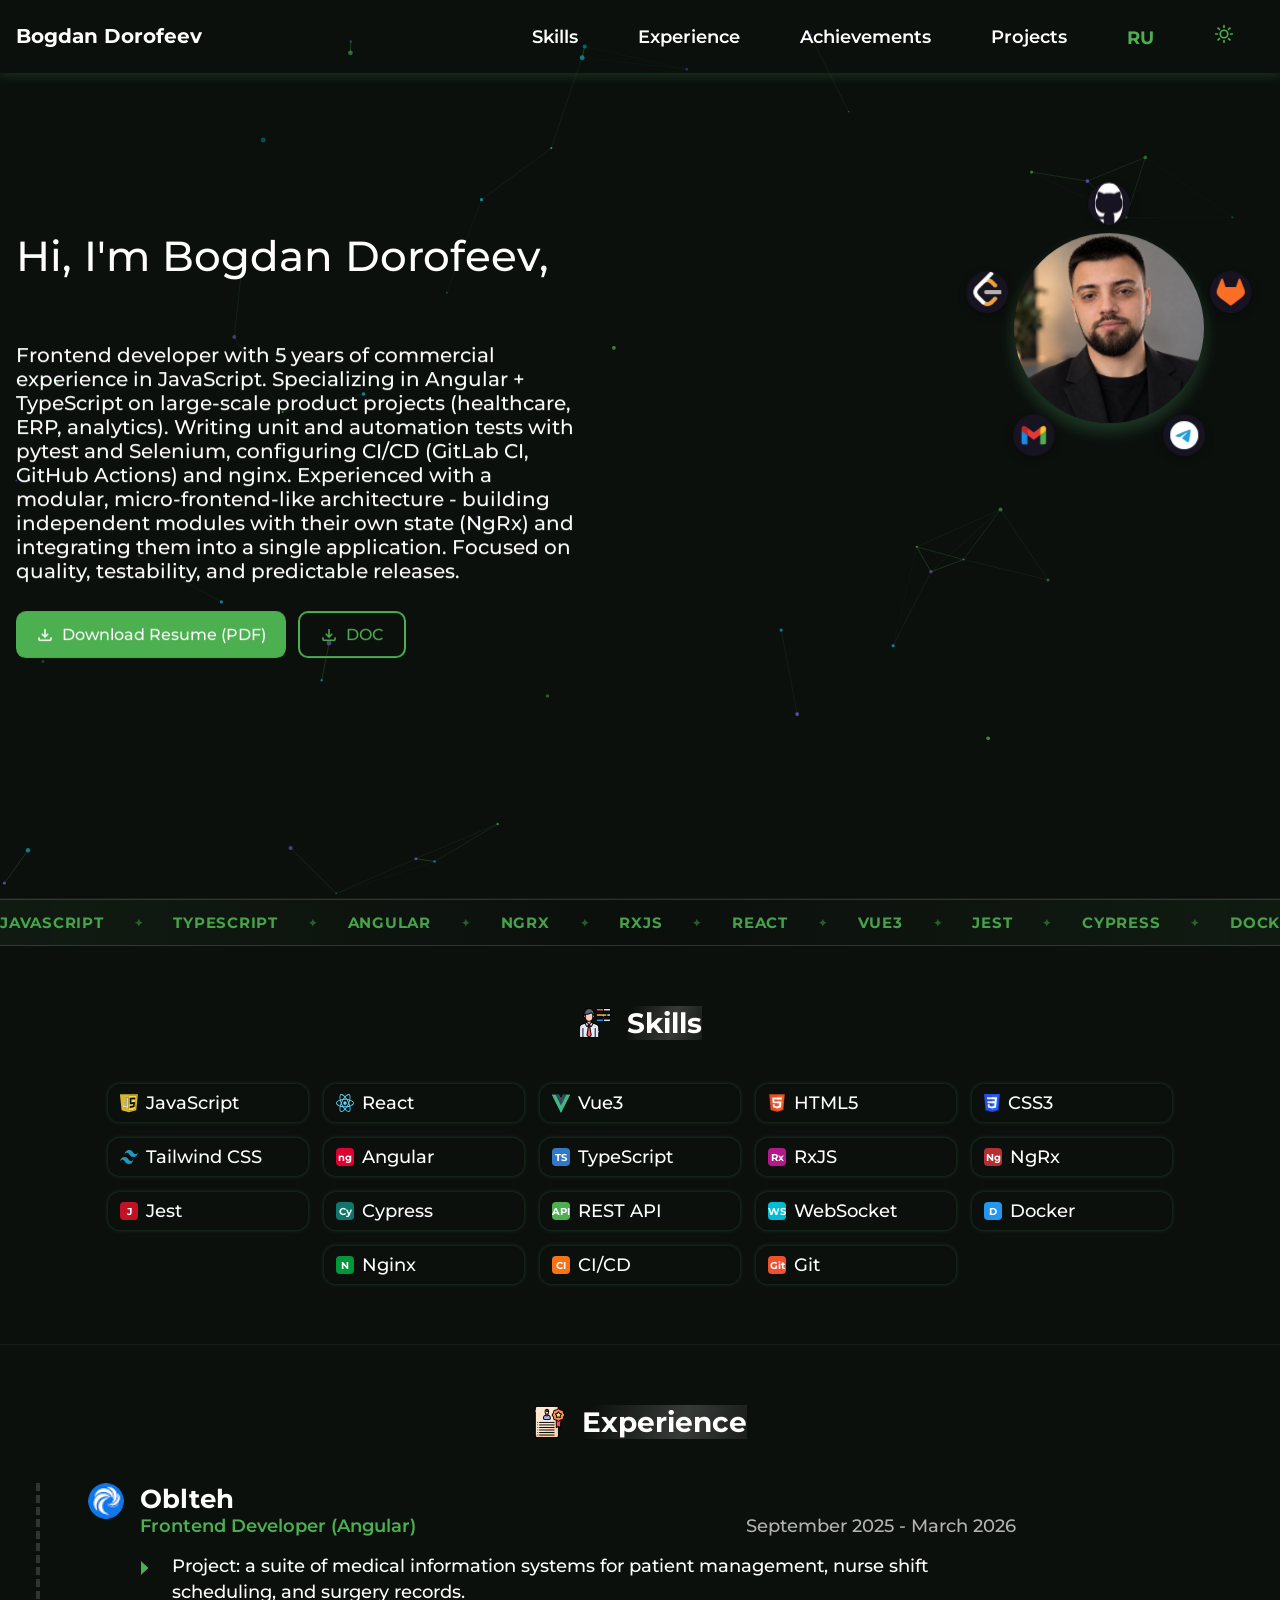
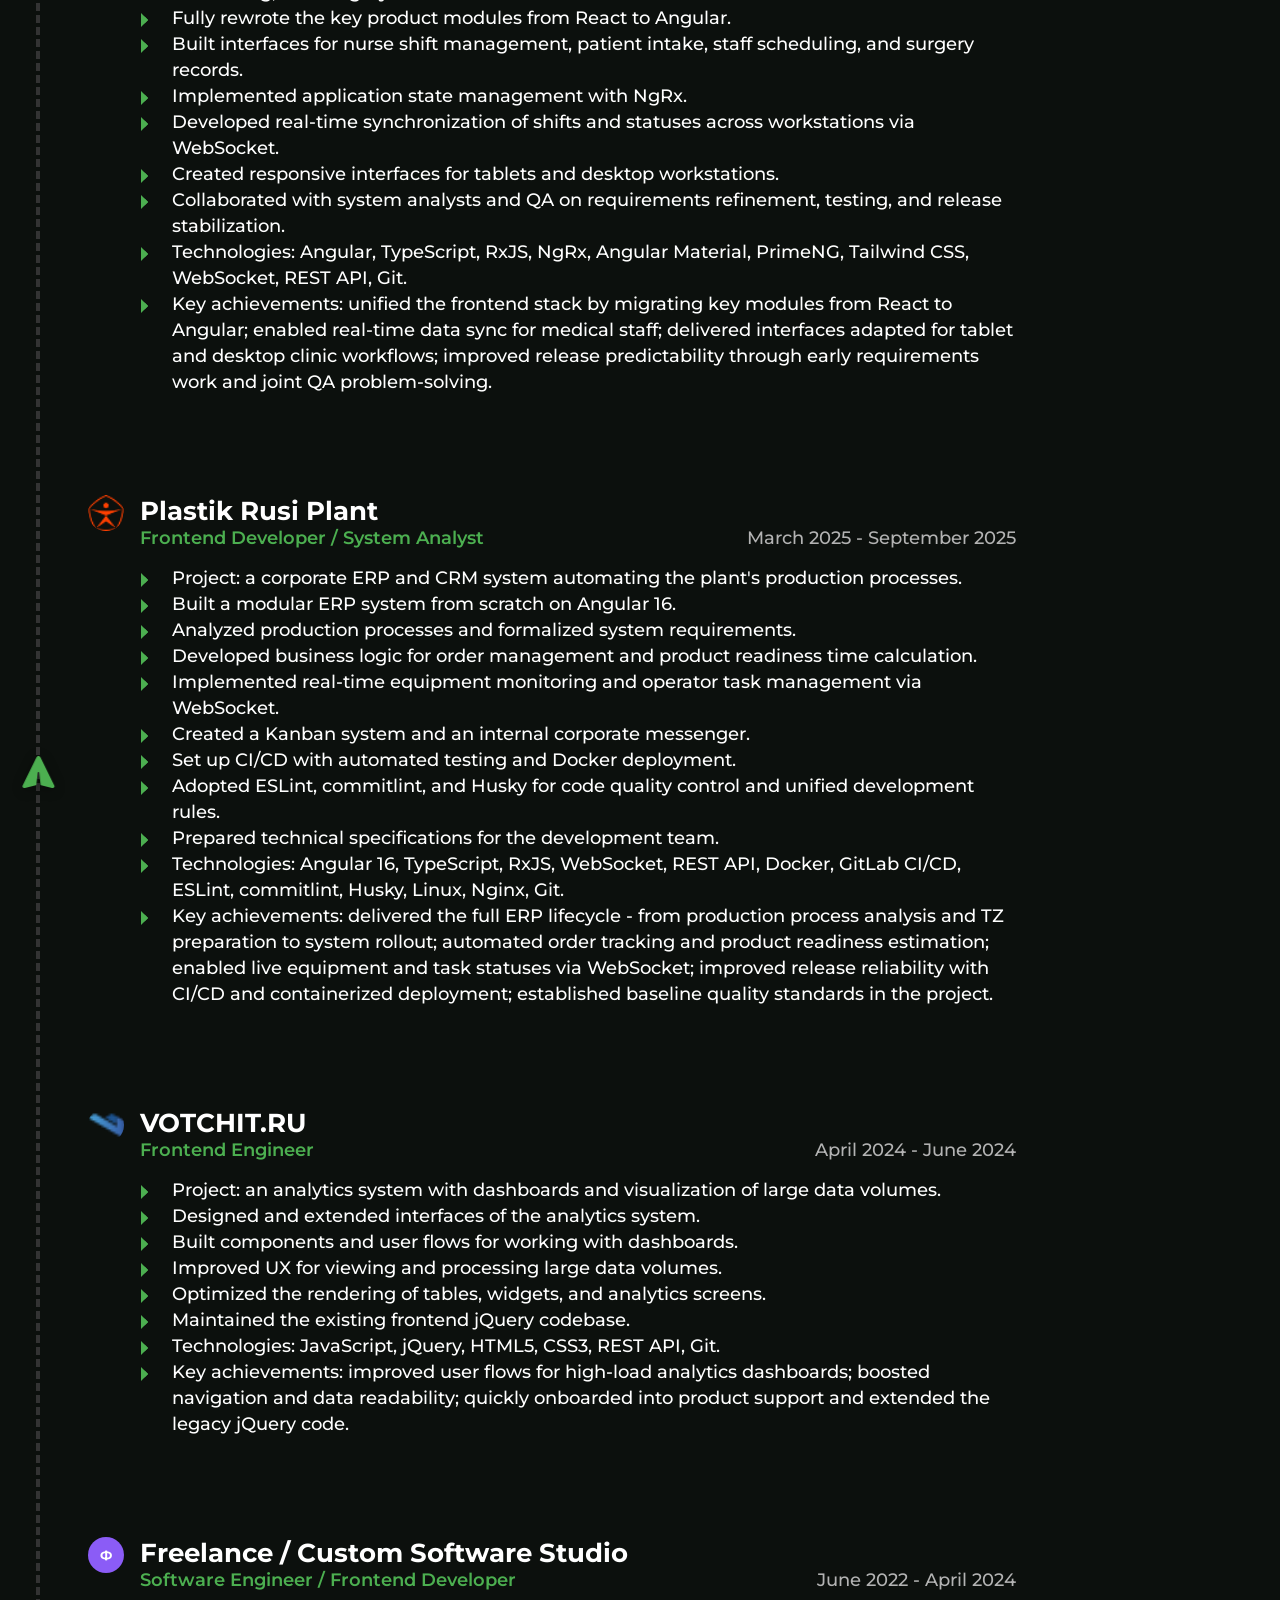
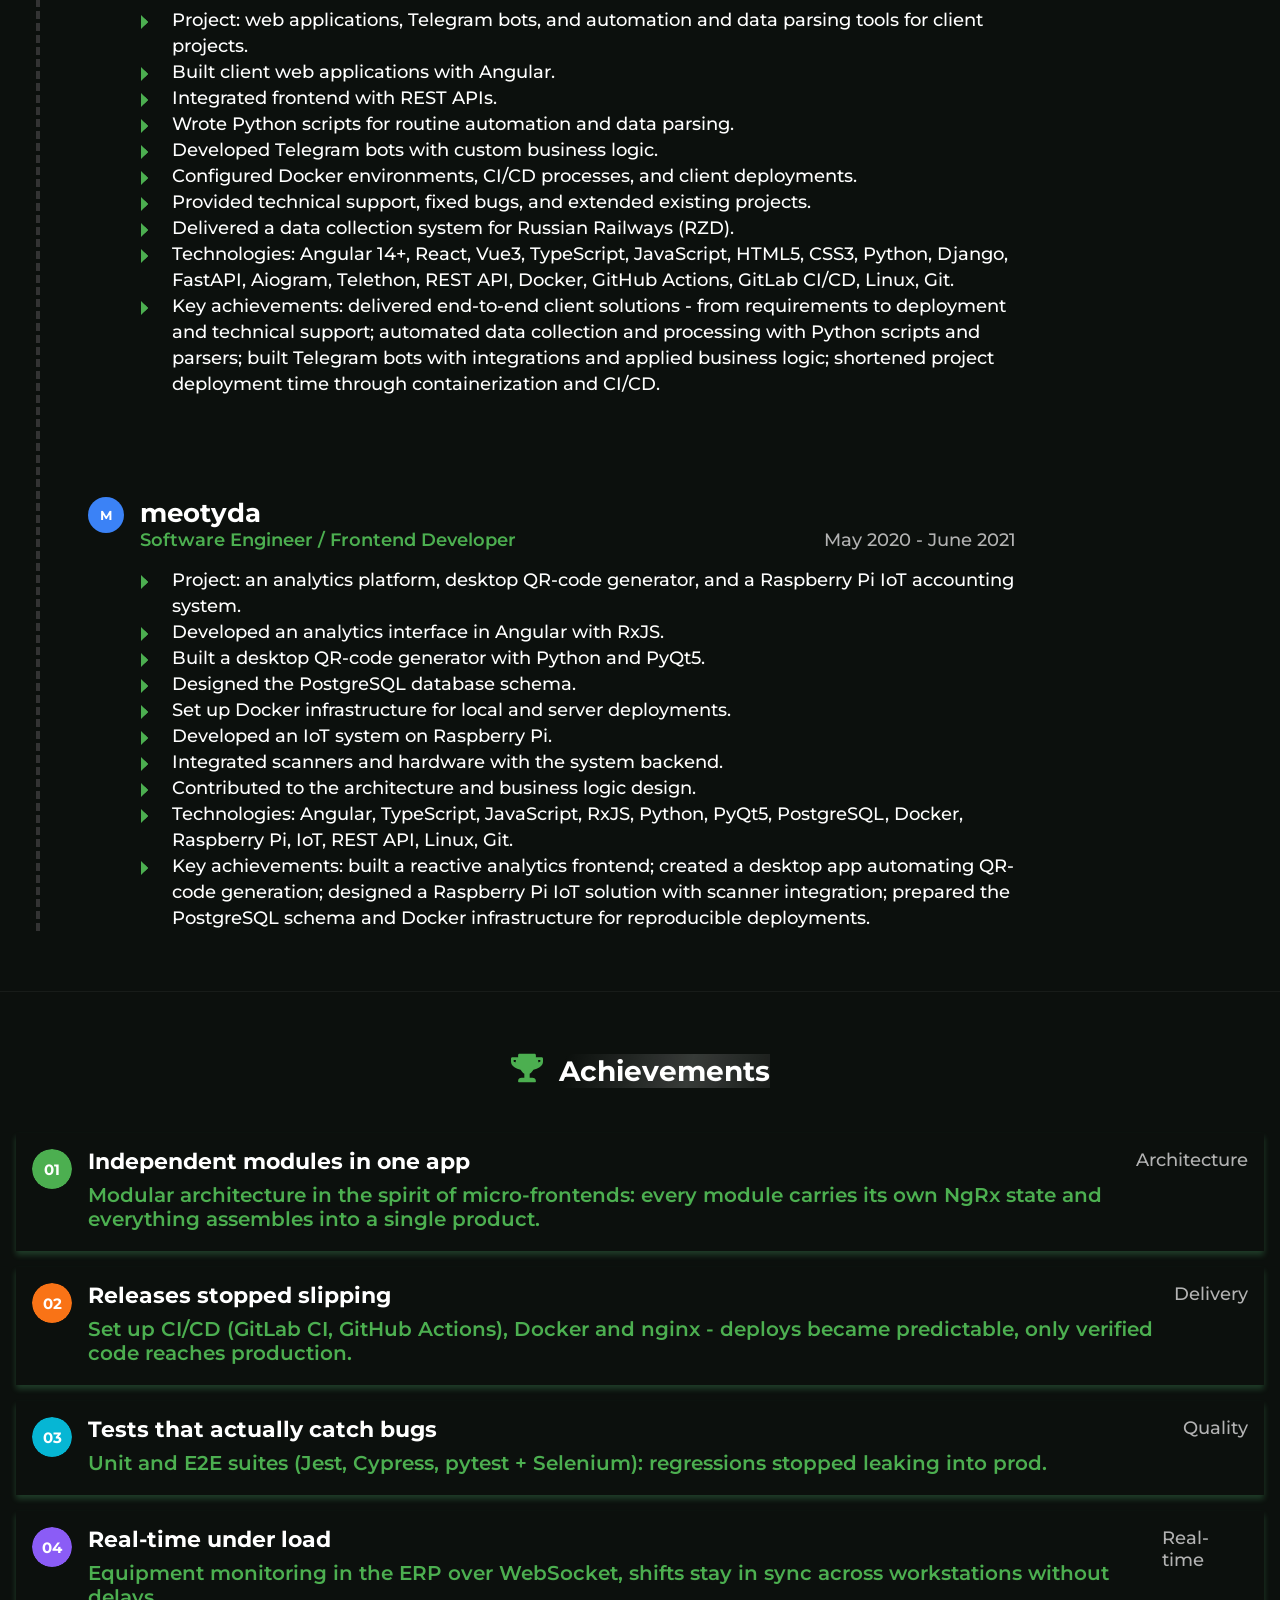
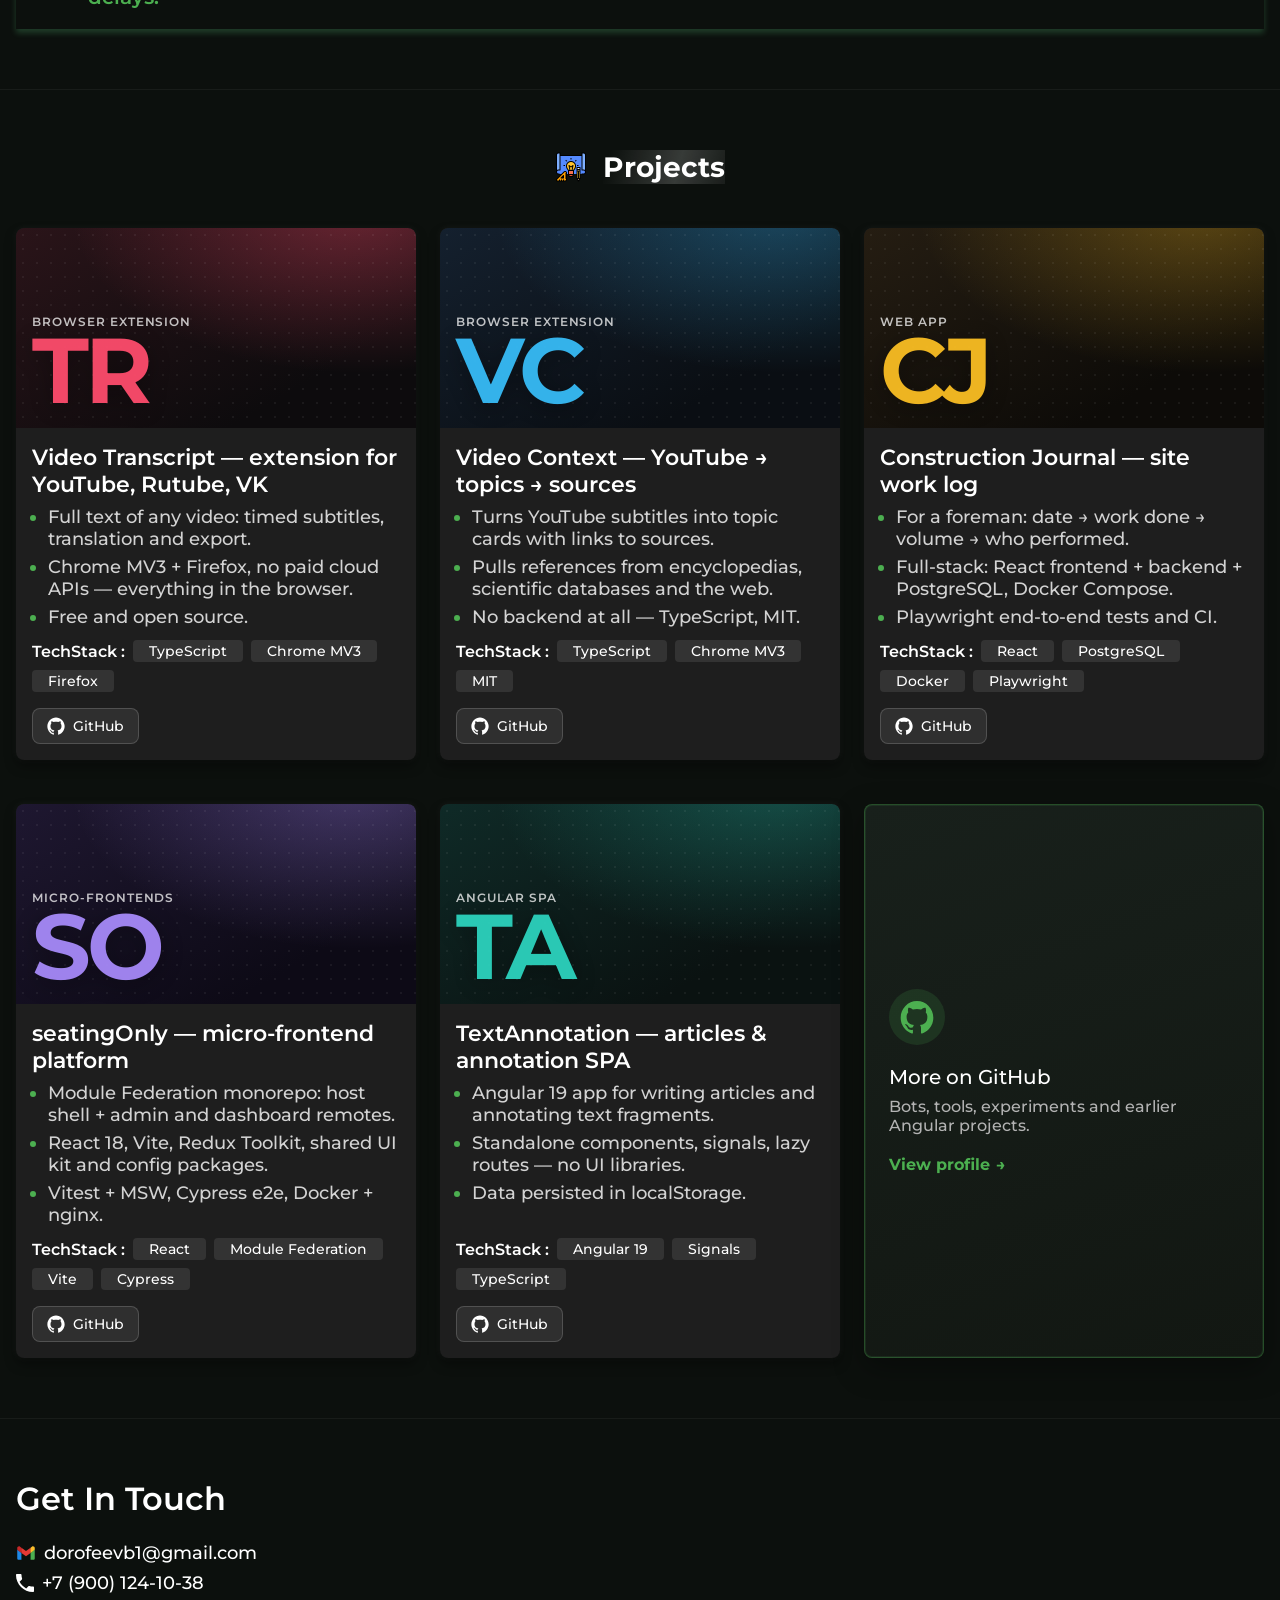
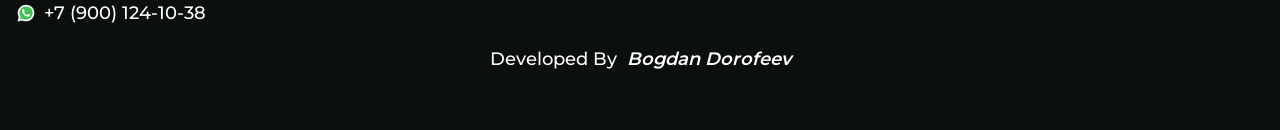
<file: index.html>
<!doctype html>
<html lang="en">
  <head>
    <!-- сайт из шаблона, переделал под себя. фавиконку и фото автора выпилил - они были кринжовые -->
    <title>Bogdan Dorofeev | Frontend Developer</title>
    <meta
      name="description"
      content="Portfolio of Bogdan Dorofeev, a Frontend Developer specializing in Angular and TypeScript, showing skills, professional experience, and projects in web development."
    />
    <meta name="author" content="Bogdan Dorofeev" />
    <meta
      name="keywords"
      content="Bogdan Dorofeev, Frontend Developer, Software Engineer, Web Developer, JavaScript Developer, Angular Developer, TypeScript, NgRx, RxJS, WebSocket, Docker, Nginx, CI/CD, GitLab CI, GitHub Actions, HTML, CSS, TailwindCSS, REST API, ERP, Healthcare, Medical Information Systems, Portfolio, Resume, Technical Skills, Frontend Engineer, Micro-Frontend, Module Federation"
    />

    <meta name="viewport" content="width=device-width,initial-scale=1" />
    <link rel="stylesheet" type="text/css" href="./styles/base.css" />
    <link rel="stylesheet" type="text/css" href="./styles/home-critical.css" />
    <link rel="preload" href="./fonts/Montserrat-Medium.woff2" as="font" type="font/woff2" crossorigin="anonymous" />
    <link rel="preload" href="./fonts/Montserrat-SemiBold.woff2" as="font" type="font/woff2" crossorigin="anonymous" />
    <link rel="preload" href="./fonts/Montserrat-Bold.woff2" as="font" type="font/woff2" crossorigin="anonymous" />
  </head>

  <body class="darkmode">
    <canvas id="bg-canvas" aria-hidden="true"></canvas>

    <main class="main">
      <div class="main-inner-wrap">
        <section class="header">
          <div class="container">
            <nav>
              <div class="wrapper">
                <div class="left-wrap">Bogdan Dorofeev</div>

                <ul class="horizontal-list">
                  <li><a href="#skills" data-i18n="nav_skills"> Skills </a></li>
                  <li><a href="#experience" data-i18n="nav_experience">Experience </a></li>
                  <li><a href="#achievements" data-i18n="nav_achievements">Achievements </a></li>
                  <li><a href="#projects" data-i18n="nav_projects">Projects </a></li>

                  <li class="lang-item">
                    <button id="langToggle" class="lang-btn" type="button" aria-label="Switch language">RU</button>
                  </li>
                  <li class="lang-item">
                    <button id="themeToggle" class="theme-btn" type="button" aria-label="Switch to light theme">
                      <svg
                        class="icon-sun"
                        width="20"
                        height="20"
                        viewBox="0 0 24 24"
                        fill="none"
                        stroke="currentColor"
                        stroke-width="2"
                        stroke-linecap="round"
                        stroke-linejoin="round"
                      >
                        <circle cx="12" cy="12" r="4.5" />
                        <path
                          d="M12 2v2.2M12 19.8V22M2 12h2.2M19.8 12H22M4.9 4.9l1.6 1.6M17.5 17.5l1.6 1.6M19.1 4.9l-1.6 1.6M6.5 17.5l-1.6 1.6"
                        />
                      </svg>
                      <svg
                        class="icon-moon"
                        width="20"
                        height="20"
                        viewBox="0 0 24 24"
                        fill="none"
                        stroke="currentColor"
                        stroke-width="2"
                        stroke-linecap="round"
                        stroke-linejoin="round"
                      >
                        <path d="M21 12.8A9 9 0 1 1 11.2 3a7 7 0 0 0 9.8 9.8z" />
                      </svg>
                    </button>
                  </li>
                </ul>

                <div class="menu">
                  <svg
                    class="open-menu"
                    width="20"
                    height="21"
                    viewBox="0 0 20 21"
                    fill="none"
                    xmlns="http://www.w3.org/2000/svg"
                  >
                    <path
                      fill-rule="evenodd"
                      clip-rule="evenodd"
                      d="M1.11111 0.666992C0.497467 0.666992 0 1.30659 0 2.09556C0 2.88454 0.497467 3.52414 1.11111 3.52414H18.8889C19.5026 3.52414 20 2.88454 20 2.09556C20 1.30659 19.5026 0.666992 18.8889 0.666992H1.11111ZM4.44444 10.667C4.44444 9.87799 4.94191 9.23842 5.55556 9.23842H18.8889C19.5026 9.23842 20 9.87799 20 10.667C20 11.456 19.5026 12.0956 18.8889 12.0956H5.55556C4.94191 12.0956 4.44444 11.456 4.44444 10.667ZM11.1111 19.2384C11.1111 18.4494 11.6086 17.8098 12.2222 17.8098H18.8889C19.5026 17.8098 20 18.4494 20 19.2384C20 20.0274 19.5026 20.667 18.8889 20.667H12.2222C11.6086 20.667 11.1111 20.0274 11.1111 19.2384Z"
                      fill="white"
                    />
                  </svg>

                  <svg
                    class="close-menu"
                    width="20"
                    height="20"
                    viewBox="0 0 20 20"
                    fill="none"
                    xmlns="http://www.w3.org/2000/svg"
                  >
                    <path
                      d="M10.9654 10.3531L19.2639 18.6795L18.6481 19.293L10.3541 10.9712L9.99991 10.6159L9.64577 10.9712L1.35169 19.293L0.73597 18.6795L9.03442 10.3531L9.38621 10.0002L9.03442 9.6472L0.735894 1.32103L1.35177 0.707132L9.64576 9.02904L9.99991 9.38438L10.3541 9.02904L18.6481 0.707132L19.2639 1.32103L10.9654 9.6472L10.6136 10.0002L10.9654 10.3531Z"
                      fill="black"
                      stroke="white"
                    />
                  </svg>
                </div>
              </div>
            </nav>
          </div>
        </section>

        <section class="banner">
          <div class="container">
            <div class="content-wrap">
              <div class="left-wrap">
                <h1 class="title" data-i18n="banner_title">Hi, I'm Bogdan Dorofeev,</h1>
                <h2 class="sub-title" data-i18n="banner_subtitle">Frontend Developer</h2>
                <div class="desc" data-i18n="banner_desc">
                  Frontend developer with 5 years of commercial experience in JavaScript. Specializing in Angular +
                  TypeScript on large-scale product projects (healthcare, ERP, analytics). Writing unit and automation
                  tests with pytest and Selenium, configuring CI/CD (GitLab CI, GitHub Actions) and nginx. Experienced
                  with a modular, micro-frontend-like architecture - building independent modules with their own state
                  (NgRx) and integrating them into a single application. Focused on quality, testability, and
                  predictable releases.
                </div>
                <!-- кнопки скачивания. поменял резюме в files/ - не забудь обновить -->
                <div class="download-btns">
                  <a class="download-btn" href="./files/resume.pdf" download aria-label="Download Resume PDF">
                    <svg width="18" height="18" viewBox="0 0 24 24" fill="none" xmlns="http://www.w3.org/2000/svg">
                      <path
                        d="M12 16L7 11L8.4 9.6L11 12.2V4H13V12.2L15.6 9.6L17 11L12 16ZM5 20C4.45 20 3.97917 19.8042 3.5875 19.4125C3.19583 19.0208 3 18.55 3 18V15H5V18H19V15H21V18C21 18.55 20.8042 19.0208 20.4125 19.4125C20.0208 19.8042 19.55 20 19 20H5Z"
                        fill="currentColor"
                      />
                    </svg>
                    <span data-i18n="dl_pdf">Download Resume (PDF)</span>
                  </a>
                  <a
                    class="download-btn secondary"
                    href="./files/resume.docx"
                    download
                    aria-label="Download Resume DOC"
                  >
                    <svg width="18" height="18" viewBox="0 0 24 24" fill="none" xmlns="http://www.w3.org/2000/svg">
                      <path
                        d="M12 16L7 11L8.4 9.6L11 12.2V4H13V12.2L15.6 9.6L17 11L12 16ZM5 20C4.45 20 3.97917 19.8042 3.5875 19.4125C3.19583 19.0208 3 18.55 3 18V15H5V18H19V15H21V18C21 18.55 20.8042 19.0208 20.4125 19.4125C20.0208 19.8042 19.55 20 19 20H5Z"
                        fill="currentColor"
                      />
                    </svg>
                    <span data-i18n="dl_doc">DOC</span>
                  </a>
                </div>
              </div>
              <div class="right-wrap">
                <div class="img-wrapper">
                  <!-- замени src на другую фотку, если захочешь -->
                  <img src="img/ChatGPT Image 18 сент. 2026 г., 19_28_26.png" />
                </div>
                <div class="social-icon-wrapper">
                  <!-- иконки по кругу: 5 штук, шаг 72 градуса. долго подбирал радиус, чтобы не наезжали на монограмму и не разъезжались -->
                  <ul>
                    <li>
                      <a href="https://github.com/dorofeevb1" target="_blank" aria-label="Github Profile">
                        <img src="./icons/github.svg" alt="Github" width="28" height="28" />
                      </a>
                    </li>
                    <li>
                      <a href="https://gitlab.com/dorofeevb1" target="_blank" aria-label="GitLab Profile">
                        <svg width="28" height="28" viewBox="0 0 24 24" xmlns="http://www.w3.org/2000/svg">
                          <rect width="24" height="24" rx="12" fill="#171321" />
                          <path
                            fill="#FC6D26"
                            d="m23.6004 9.5927-.0337-.0862L20.3.9814a.851.851 0 0 0-.3362-.405.8748.8748 0 0 0-.9997.0539.8748.8748 0 0 0-.29.4399l-2.2055 6.748H7.5375l-2.2057-6.748a.8573.8573 0 0 0-.29-.4412.8748.8748 0 0 0-.9997-.0537.8585.8585 0 0 0-.3362.4049L.4332 9.5015l-.0325.0862a6.0657 6.0657 0 0 0 2.0119 7.0105l.0113.0087.03.0213 4.976 3.7264 2.462 1.8633 1.4995 1.1321a1.0085 1.0085 0 0 0 1.2197 0l1.4995-1.1321 2.4619-1.8633 5.006-3.7489.0125-.01a6.0682 6.0682 0 0 0 2.0094-7.003z"
                          />
                        </svg>
                      </a>
                    </li>
                    <li>
                      <a href="https://t.me/Dorof_hanzo" target="_blank" aria-label="Telegram Profile">
                        <svg width="28" height="28" viewBox="0 0 24 24" xmlns="http://www.w3.org/2000/svg">
                          <rect width="24" height="24" rx="12" fill="#229ED9" />
                          <path
                            fill="#FFFFFF"
                            d="M11.944 0A12 12 0 0 0 0 12a12 12 0 0 0 12 12 12 12 0 0 0 12-12A12 12 0 0 0 12 0a12 12 0 0 0-.056 0zm4.962 7.224c.1-.002.321.023.465.14a.506.506 0 0 1 .171.325c.016.093.036.306.02.472-.18 1.898-.962 6.502-1.36 8.627-.168.9-.499 1.201-.82 1.23-.696.065-1.225-.46-1.9-.902-1.056-.693-1.653-1.124-2.678-1.8-1.185-.78-.417-1.21.258-1.91.177-.184 3.247-2.977 3.307-3.23.007-.032.014-.15-.056-.212s-.174-.041-.249-.024c-.106.024-1.793 1.14-5.061 3.345-.48.33-.913.49-1.302.48-.428-.008-1.252-.241-1.865-.44-.752-.245-1.349-.374-1.297-.789.027-.216.325-.437.893-.663 3.498-1.524 5.83-2.529 6.998-3.014 3.332-1.386 4.025-1.627 4.476-1.635z"
                          />
                        </svg>
                      </a>
                    </li>
                    <li>
                      <a href="mailto:dorofeevb1@gmail.com" target="_blank" aria-label="Email">
                        <svg xmlns="http://www.w3.org/2000/svg" viewBox="0 0 48 48" width="28" height="28">
                          <path fill="#4caf50" d="M45,16.2l-5,2.75l-5,4.75L35,40h7c1.657,0,3-1.343,3-3V16.2z" />
                          <path fill="#1e88e5" d="M3,16.2l3.614,1.71L13,23.7V40H6c-1.657,0-3-1.343-3-3V16.2z" />
                          <polygon
                            fill="#e53935"
                            points="35,11.2 24,19.45 13,11.2 12,17 13,23.7 24,31.95 35,23.7 36,17"
                          />
                          <path
                            fill="#c62828"
                            d="M3,12.298V16.2l10,7.5V11.2L9.876,8.859C9.132,8.301,8.228,8,7.298,8h0C4.924,8,3,9.924,3,12.298z"
                          />
                          <path
                            fill="#fbc02d"
                            d="M45,12.298V16.2l-10,7.5V11.2l3.124-2.341C38.868,8.301,39.772,8,40.702,8h0 C43.076,8,45,9.924,45,12.298z"
                          />
                        </svg>
                      </a>
                    </li>
                    <li>
                      <a href="https://leetcode.com/u/JnJePk6AHT/" target="_blank" aria-label="LeetCode Profile">
                        <img src="./icons/leetcode.svg" alt="LeetCode" width="28" height="28" />
                      </a>
                    </li>
                  </ul>
                </div>
              </div>
            </div>
          </div>
        </section>

        <!-- бегущая строка со стеком: контент продублирован ради бесшовного цикла -->
        <div class="px-marquee" aria-label="Tech stack">
          <div class="px-marquee-track">
            <ul class="px-marquee-group">
              <li>JavaScript</li>
              <li>TypeScript</li>
              <li>Angular</li>
              <li>NgRx</li>
              <li>RxJS</li>
              <li>React</li>
              <li>Vue3</li>
              <li>Jest</li>
              <li>Cypress</li>
              <li>Docker</li>
              <li>Nginx</li>
              <li>CI/CD</li>
              <li>WebSocket</li>
              <li>REST API</li>
            </ul>
            <ul class="px-marquee-group" aria-hidden="true">
              <li>JavaScript</li>
              <li>TypeScript</li>
              <li>Angular</li>
              <li>NgRx</li>
              <li>RxJS</li>
              <li>React</li>
              <li>Vue3</li>
              <li>Jest</li>
              <li>Cypress</li>
              <li>Docker</li>
              <li>Nginx</li>
              <li>CI/CD</li>
              <li>WebSocket</li>
              <li>REST API</li>
            </ul>
          </div>
        </div>

        <section class="section-2" id="skills">
          <!-- навыки руками добавлял, при обновлении не забыть и сюда -->
          <div class="container">
            <div class="section-header">
              <div class="icon-wrap">
                <img src="./icons/skills.svg" alt="Skill" loading="lazy" width="32" height="32" />
              </div>
              <div class="section-title" data-i18n="sec_skills">Skills</div>
            </div>

            <div class="skills-wrapper">
              <ul>
                <li>
                  <div class="skill">
                    <div class="icon-wrap">
                      <svg width="18" height="19" viewBox="0 0 18 19" fill="none" xmlns="http://www.w3.org/2000/svg">
                        <path
                          d="M1.58245 16.3128L-0.0883789 0.128906L17.9116 0.135083L16.2548 16.3005L8.89758 18.1289L1.58245 16.3128ZM14.8999 15.4295L16.297 1.56816H8.92566L8.98182 16.8564L14.8999 15.4295ZM8.23767 3.60042H6.4475L6.42644 11.8962L2.9514 11.0623L2.95842 12.9587L8.23767 14.2126V3.60042Z"
                          fill="#D4B830"
                        />
                        <path
                          opacity="0.986"
                          d="M2.95844 12.9585L2.95142 11.0622C2.95142 11.0622 5.16983 11.6119 6.42646 11.8961L6.44752 3.60645H8.23769V14.2125L2.95844 12.9585Z"
                          fill="#EBEBEB"
                          fill-opacity="0.9216"
                        />
                        <path
                          d="M8.92578 1.56201H16.2971L14.9 15.4234L8.92578 16.8503V1.56201ZM14.5209 13.1008L15.0053 7.91822L11.425 8.27032V5.50299L15.244 5.49063L15.3985 3.60045L9.63483 3.62515L9.71205 10.5064L13.1941 9.98137L13.145 11.5133L9.63483 12.3348L9.66993 14.2127L14.5209 13.1008Z"
                          fill="#FDD83C"
                        />
                      </svg>
                    </div>
                    <div class="title">JavaScript</div>
                  </div>
                </li>
                <li>
                  <div class="skill">
                    <div class="icon-wrap">
                      <svg width="18" height="19" viewBox="0 0 18 19" fill="none" xmlns="http://www.w3.org/2000/svg">
                        <path
                          d="M18 9.07725C18 7.73828 16.5067 6.46934 14.2173 5.68243C14.7456 3.06215 14.5108 0.977461 13.4762 0.310032C13.2377 0.153474 12.9588 0.0793152 12.6543 0.0793152V0.998061C12.8231 0.998061 12.9588 1.03514 13.0726 1.10518C13.5715 1.42653 13.788 2.65015 13.6192 4.22397C13.5789 4.61124 13.5128 5.01912 13.4321 5.43523C12.713 5.23747 11.9278 5.08504 11.1023 4.98616C10.607 4.22397 10.0934 3.53182 9.57603 2.92619C10.7721 1.67785 11.8948 0.993941 12.658 0.993941V0.0751953C11.649 0.0751953 10.3282 0.882703 8.99266 2.28348C7.65715 0.890943 6.33632 0.0916751 5.32735 0.0916751V1.01042C6.08683 1.01042 7.21321 1.69021 8.4093 2.93031C7.89564 3.53594 7.38198 4.22397 6.89401 4.98616C6.06482 5.08504 5.27966 5.23747 4.56054 5.43935C4.47615 5.02736 4.41378 4.62772 4.36975 4.24457C4.19731 2.67075 4.41011 1.44713 4.90542 1.12166C5.01549 1.0475 5.15858 1.01454 5.32735 1.01454V0.095795C5.01916 0.095795 4.74032 0.169954 4.49817 0.326511C3.46718 0.993941 3.23604 3.07451 3.76804 5.68655C1.48594 6.47758 0 7.7424 0 9.07725C0 10.4162 1.49327 11.6852 3.78271 12.4721C3.25438 15.0924 3.4892 17.177 4.52385 17.8445C4.76233 18.001 5.04117 18.0752 5.34937 18.0752C6.35834 18.0752 7.67917 17.2677 9.01468 15.8669C10.3502 17.2594 11.671 18.0587 12.68 18.0587C12.9882 18.0587 13.267 17.9846 13.5092 17.828C14.5402 17.1606 14.7713 15.08 14.2393 12.468C16.5141 11.6811 18 10.4121 18 9.07725ZM13.223 6.32926C13.0872 6.86073 12.9185 7.40868 12.7277 7.95663C12.5773 7.62704 12.4195 7.29744 12.247 6.96785C12.0783 6.63825 11.8985 6.3169 11.7187 6.00378C12.2397 6.0903 12.7424 6.19742 13.223 6.32926ZM11.5426 10.717C11.2564 11.2732 10.9629 11.8005 10.6584 12.2908C10.1117 12.3444 9.55769 12.3732 9 12.3732C8.44599 12.3732 7.89197 12.3444 7.34896 12.2949C7.04444 11.8047 6.74725 11.2814 6.46107 10.7293C6.18223 10.1896 5.92907 9.64169 5.69792 9.08961C5.9254 8.53754 6.18223 7.98547 6.4574 7.44576C6.74358 6.88957 7.0371 6.36222 7.34162 5.87194C7.8883 5.81839 8.44232 5.78955 9 5.78955C9.55402 5.78955 10.108 5.81839 10.651 5.86783C10.9556 6.3581 11.2528 6.88133 11.5389 7.4334C11.8178 7.97311 12.0709 8.52106 12.3021 9.07313C12.0709 9.62521 11.8178 10.1773 11.5426 10.717ZM12.7277 10.1814C12.9258 10.7335 13.0946 11.2855 13.234 11.8211C12.7534 11.953 12.247 12.0642 11.7224 12.1507C11.9022 11.8335 12.0819 11.508 12.2507 11.1743C12.4195 10.8447 12.5773 10.511 12.7277 10.1814ZM9.00734 14.5774C8.66612 14.1819 8.32491 13.741 7.98736 13.259C8.31757 13.2755 8.65512 13.2878 8.99633 13.2878C9.34122 13.2878 9.68243 13.2796 10.0163 13.259C9.6861 13.741 9.34488 14.1819 9.00734 14.5774ZM6.27762 12.1507C5.75662 12.0642 5.25397 11.9571 4.77334 11.8253C4.90909 11.2938 5.07786 10.7458 5.26865 10.1979C5.41908 10.5275 5.57684 10.8571 5.74929 11.1867C5.92173 11.5163 6.09784 11.8376 6.27762 12.1507ZM8.98899 3.57714C9.33021 3.97265 9.67142 4.41349 10.009 4.89552C9.67876 4.87904 9.34122 4.86668 9 4.86668C8.65512 4.86668 8.3139 4.87492 7.98003 4.89552C8.31023 4.41349 8.65145 3.97265 8.98899 3.57714ZM6.27395 6.00378C6.09417 6.32102 5.91439 6.64649 5.74562 6.98021C5.57684 7.3098 5.41908 7.6394 5.26865 7.96899C5.07053 7.41692 4.90175 6.86485 4.76233 6.32926C5.24297 6.20154 5.74929 6.0903 6.27395 6.00378ZM2.95353 11.1619C1.65471 10.5398 0.814513 9.72408 0.814513 9.07725C0.814513 8.43042 1.65471 7.61056 2.95353 6.99257C3.26906 6.84013 3.61394 6.70417 3.96983 6.57645C4.17896 7.38396 4.45414 8.22443 4.79535 9.0855C4.45781 9.94244 4.1863 10.7788 3.98084 11.5822C3.61761 11.4545 3.27273 11.3144 2.95353 11.1619ZM4.92744 17.0493C4.42846 16.728 4.21199 15.5044 4.38076 13.9305C4.42112 13.5433 4.48716 13.1354 4.56788 12.7193C5.287 12.917 6.07216 13.0695 6.89768 13.1684C7.39299 13.9305 7.90664 14.6227 8.42397 15.2283C7.22788 16.4767 6.10518 17.1606 5.34203 17.1606C5.17693 17.1564 5.03751 17.1194 4.92744 17.0493ZM13.6302 13.9099C13.8027 15.4838 13.5899 16.7074 13.0946 17.0329C12.9845 17.107 12.8414 17.14 12.6726 17.14C11.9132 17.14 10.7868 16.4602 9.59071 15.2201C10.1044 14.6144 10.618 13.9264 11.106 13.1642C11.9352 13.0654 12.7203 12.9129 13.4395 12.711C13.5238 13.1272 13.5899 13.5268 13.6302 13.9099ZM15.0428 11.1619C14.7273 11.3144 14.3824 11.4503 14.0265 11.5781C13.8174 10.7705 13.5422 9.93008 13.201 9.06901C13.5385 8.21207 13.81 7.37572 14.0155 6.57233C14.3787 6.70005 14.7236 6.84013 15.0465 6.99257C16.3453 7.61468 17.1855 8.43042 17.1855 9.07725C17.1818 9.72408 16.3416 10.544 15.0428 11.1619Z"
                          fill="#61DAFB"
                        />
                        <path
                          d="M8.9963 10.9601C9.92233 10.9601 10.673 10.1171 10.673 9.07727C10.673 8.03742 9.92233 7.19446 8.9963 7.19446C8.07027 7.19446 7.31958 8.03742 7.31958 9.07727C7.31958 10.1171 8.07027 10.9601 8.9963 10.9601Z"
                          fill="#61DAFB"
                        />
                      </svg>
                    </div>
                    <div class="title">React</div>
                  </div>
                </li>
                <li>
                  <div class="skill">
                    <div class="icon-wrap">
                      <svg width="18" height="19" viewBox="0 0 18 19" fill="none" xmlns="http://www.w3.org/2000/svg">
                        <path
                          d="M14.4 0.6875H18L9 18.6875L0 0.6875H3.555H6.885L9 4.86141L11.07 0.6875H14.4Z"
                          fill="#41B883"
                        />
                        <path d="M0 0.6875L9 18.6875L18 0.6875H14.4L9 11.4875L3.555 0.6875H0Z" fill="#41B883" />
                        <path
                          d="M3.55499 0.6875L8.99999 11.5397L14.4 0.6875H11.07L8.99999 4.86141L6.88499 0.6875H3.55499Z"
                          fill="#35495E"
                        />
                      </svg>
                    </div>
                    <div class="title">Vue3</div>
                  </div>
                </li>
                <li>
                  <div class="skill">
                    <div class="icon-wrap">
                      <svg width="18" height="18" viewBox="0 0 18 18" fill="none" xmlns="http://www.w3.org/2000/svg">
                        <path
                          d="M2.67697 16.0136L1.27002 0.233398H16.7298L15.3213 16.0112L8.99047 17.7662L2.67697 16.0136Z"
                          fill="#E44D26"
                        />
                        <path d="M9 16.4246L14.1157 15.0063L15.3193 1.52344H9V16.4246Z" fill="#F16529" />
                        <path
                          d="M9.00008 7.37623H6.43902L6.26211 5.39427H9.00008V3.45898H4.14697L4.19338 3.97817L4.66897 9.31166H9.00008V7.37623ZM9.00008 12.4026L8.9915 12.405L6.83614 11.8228L6.69847 10.2794H4.75546L5.02658 13.3182L8.99122 14.4187L9.00008 14.4163V12.4026Z"
                          fill="#EBEBEB"
                        />
                        <path
                          d="M8.99316 7.37623V9.31166H11.3763L11.1518 11.8217L8.99316 12.4043V14.4179L12.9609 13.3182L12.99 12.9913L13.4448 7.89598L13.4919 7.37623H12.9705H8.99316ZM8.99316 3.45898V5.39427H13.6681L13.7069 4.95945L13.7952 3.97817L13.8415 3.45898H8.99316Z"
                          fill="white"
                        />
                      </svg>
                    </div>
                    <div class="title">HTML5</div>
                  </div>
                </li>
                <li>
                  <div class="skill">
                    <div class="icon-wrap">
                      <svg width="16" height="18" viewBox="0 0 16 18" fill="none" xmlns="http://www.w3.org/2000/svg">
                        <path
                          d="M15.9403 0L14.4944 16.1981L7.99488 18L1.51325 16.2007L0.0688477 0H15.9403Z"
                          fill="#264DE4"
                        />
                        <path d="M8.00439 16.6223L13.2563 15.1663L14.492 1.32422H8.00439V16.6223Z" fill="#2965F1" />
                        <path d="M8.00437 7.33301H3.37988L3.55797 9.31993H8.00437V7.33301Z" fill="#EBEBEB" />
                        <path d="M8.00478 3.31152H7.99791H3.02246L3.20308 5.29849H8.00478V3.31152Z" fill="#EBEBEB" />
                        <path
                          d="M3.64697 10.3135L3.92534 13.4333L7.99545 14.5632L8.0046 14.5606V12.4934L7.99589 12.4957L5.78301 11.8982L5.64155 10.3135H4.56627H3.64697Z"
                          fill="#EBEBEB"
                        />
                        <path
                          d="M10.4443 9.32007L10.2136 11.897L7.99756 12.4951V14.5623L12.0709 13.4334L12.1008 13.0977L12.5677 7.8667L12.6162 7.33315L12.9749 3.31152H7.99756V5.29849H10.7974L10.6166 7.33315H7.99756V9.32007H10.4443Z"
                          fill="white"
                        />
                      </svg>
                    </div>
                    <div class="title">CSS3</div>
                  </div>
                </li>
                <li>
                  <div class="skill">
                    <div class="icon-wrap">
                      <svg width="18" height="14" viewBox="0 0 18 14" fill="none" xmlns="http://www.w3.org/2000/svg">
                        <path
                          d="M9 0C6.60002 0 5.09998 1.55559 4.5 4.66667C5.4 3.11108 6.44998 2.52775 7.65 2.91667C8.33463 3.13852 8.82401 3.78246 9.3657 4.49513C10.2481 5.65624 11.2693 7 13.5 7C15.9 7 17.4 5.44441 18 2.33333C17.1 3.88892 16.05 4.47225 14.85 4.08333C14.1654 3.86148 13.676 3.21754 13.1343 2.50487C12.2519 1.34376 11.2307 0 9 0ZM4.5 7C2.10002 7 0.599977 8.55559 0 11.6667C0.9 10.1111 1.94998 9.52775 3.15 9.91667C3.83463 10.1385 4.32401 10.7825 4.8657 11.4951C5.74812 12.6562 6.76934 14 9 14C11.4 14 12.9 12.4444 13.5 9.33333C12.6 10.8889 11.55 11.4723 10.35 11.0833C9.66537 10.8615 9.17599 10.2175 8.6343 9.50487C7.75188 8.34376 6.73066 7 4.5 7Z"
                          fill="url(#paint0_linear_10_104)"
                        />
                        <defs>
                          <linearGradient
                            id="paint0_linear_10_104"
                            x1="-128.01"
                            y1="688.128"
                            x2="-38.9234"
                            y2="1459.3"
                            gradientUnits="userSpaceOnUse"
                          >
                            <stop stop-color="#2298BD" />
                            <stop offset="1" stop-color="#0ED7B5" />
                          </linearGradient>
                        </defs>
                      </svg>
                    </div>
                    <div class="title">Tailwind CSS</div>
                  </div>
                </li>
                <li>
                  <div class="skill">
                    <div class="icon-wrap">
                      <svg width="18" height="18" viewBox="0 0 18 18" fill="none" xmlns="http://www.w3.org/2000/svg">
                        <rect width="18" height="18" rx="4" fill="#DD0031" />
                        <text
                          x="9"
                          y="12.5"
                          font-size="10"
                          font-weight="700"
                          text-anchor="middle"
                          fill="#FFFFFF"
                          font-family="Montserrat, sans-serif"
                        >
                          ng
                        </text>
                      </svg>
                    </div>
                    <div class="title">Angular</div>
                  </div>
                </li>
                <li>
                  <div class="skill">
                    <div class="icon-wrap">
                      <svg width="18" height="18" viewBox="0 0 18 18" fill="none" xmlns="http://www.w3.org/2000/svg">
                        <rect width="18" height="18" rx="4" fill="#3178C6" />
                        <text
                          x="9"
                          y="12.5"
                          font-size="10"
                          font-weight="700"
                          text-anchor="middle"
                          fill="#FFFFFF"
                          font-family="Montserrat, sans-serif"
                        >
                          TS
                        </text>
                      </svg>
                    </div>
                    <div class="title">TypeScript</div>
                  </div>
                </li>
                <li>
                  <div class="skill">
                    <div class="icon-wrap">
                      <svg width="18" height="18" viewBox="0 0 18 18" fill="none" xmlns="http://www.w3.org/2000/svg">
                        <rect width="18" height="18" rx="4" fill="#B7178C" />
                        <text
                          x="9"
                          y="12.5"
                          font-size="10"
                          font-weight="700"
                          text-anchor="middle"
                          fill="#FFFFFF"
                          font-family="Montserrat, sans-serif"
                        >
                          Rx
                        </text>
                      </svg>
                    </div>
                    <div class="title">RxJS</div>
                  </div>
                </li>
                <li>
                  <div class="skill">
                    <div class="icon-wrap">
                      <svg width="18" height="18" viewBox="0 0 18 18" fill="none" xmlns="http://www.w3.org/2000/svg">
                        <rect width="18" height="18" rx="4" fill="#B52E31" />
                        <text
                          x="9"
                          y="12.5"
                          font-size="10"
                          font-weight="700"
                          text-anchor="middle"
                          fill="#FFFFFF"
                          font-family="Montserrat, sans-serif"
                        >
                          Ng
                        </text>
                      </svg>
                    </div>
                    <div class="title">NgRx</div>
                  </div>
                </li>
                <li>
                  <div class="skill">
                    <div class="icon-wrap">
                      <svg width="18" height="18" viewBox="0 0 18 18" fill="none" xmlns="http://www.w3.org/2000/svg">
                        <rect width="18" height="18" rx="4" fill="#C21325" />
                        <text
                          x="9"
                          y="12.5"
                          font-size="10"
                          font-weight="700"
                          text-anchor="middle"
                          fill="#FFFFFF"
                          font-family="Montserrat, sans-serif"
                        >
                          J
                        </text>
                      </svg>
                    </div>
                    <div class="title">Jest</div>
                  </div>
                </li>
                <li>
                  <div class="skill">
                    <div class="icon-wrap">
                      <svg width="18" height="18" viewBox="0 0 18 18" fill="none" xmlns="http://www.w3.org/2000/svg">
                        <rect width="18" height="18" rx="4" fill="#0F766E" />
                        <text
                          x="9"
                          y="12.5"
                          font-size="10"
                          font-weight="700"
                          text-anchor="middle"
                          fill="#FFFFFF"
                          font-family="Montserrat, sans-serif"
                        >
                          Cy
                        </text>
                      </svg>
                    </div>
                    <div class="title">Cypress</div>
                  </div>
                </li>
                <li>
                  <div class="skill">
                    <div class="icon-wrap">
                      <svg width="18" height="18" viewBox="0 0 18 18" fill="none" xmlns="http://www.w3.org/2000/svg">
                        <rect width="18" height="18" rx="4" fill="#4CAF50" />
                        <text
                          x="9"
                          y="12.5"
                          font-size="10"
                          font-weight="700"
                          text-anchor="middle"
                          fill="#FFFFFF"
                          font-family="Montserrat, sans-serif"
                        >
                          API
                        </text>
                      </svg>
                    </div>
                    <div class="title">REST API</div>
                  </div>
                </li>
                <li>
                  <div class="skill">
                    <div class="icon-wrap">
                      <svg width="18" height="18" viewBox="0 0 18 18" fill="none" xmlns="http://www.w3.org/2000/svg">
                        <rect width="18" height="18" rx="4" fill="#00BCD4" />
                        <text
                          x="9"
                          y="12.5"
                          font-size="10"
                          font-weight="700"
                          text-anchor="middle"
                          fill="#FFFFFF"
                          font-family="Montserrat, sans-serif"
                        >
                          WS
                        </text>
                      </svg>
                    </div>
                    <div class="title">WebSocket</div>
                  </div>
                </li>
                <li>
                  <div class="skill">
                    <div class="icon-wrap">
                      <svg width="18" height="18" viewBox="0 0 18 18" fill="none" xmlns="http://www.w3.org/2000/svg">
                        <rect width="18" height="18" rx="4" fill="#2496ED" />
                        <text
                          x="9"
                          y="12.5"
                          font-size="10"
                          font-weight="700"
                          text-anchor="middle"
                          fill="#FFFFFF"
                          font-family="Montserrat, sans-serif"
                        >
                          D
                        </text>
                      </svg>
                    </div>
                    <div class="title">Docker</div>
                  </div>
                </li>
                <li>
                  <div class="skill">
                    <div class="icon-wrap">
                      <svg width="18" height="18" viewBox="0 0 18 18" fill="none" xmlns="http://www.w3.org/2000/svg">
                        <rect width="18" height="18" rx="4" fill="#009639" />
                        <text
                          x="9"
                          y="12.5"
                          font-size="10"
                          font-weight="700"
                          text-anchor="middle"
                          fill="#FFFFFF"
                          font-family="Montserrat, sans-serif"
                        >
                          N
                        </text>
                      </svg>
                    </div>
                    <div class="title">Nginx</div>
                  </div>
                </li>
                <li>
                  <div class="skill">
                    <div class="icon-wrap">
                      <svg width="18" height="18" viewBox="0 0 18 18" fill="none" xmlns="http://www.w3.org/2000/svg">
                        <rect width="18" height="18" rx="4" fill="#F97316" />
                        <text
                          x="9"
                          y="12.5"
                          font-size="10"
                          font-weight="700"
                          text-anchor="middle"
                          fill="#FFFFFF"
                          font-family="Montserrat, sans-serif"
                        >
                          CI
                        </text>
                      </svg>
                    </div>
                    <div class="title">CI/CD</div>
                  </div>
                </li>
                <li>
                  <div class="skill">
                    <div class="icon-wrap">
                      <svg width="18" height="18" viewBox="0 0 18 18" fill="none" xmlns="http://www.w3.org/2000/svg">
                        <rect width="18" height="18" rx="4" fill="#F1502F" />
                        <text
                          x="9"
                          y="12.5"
                          font-size="10"
                          font-weight="700"
                          text-anchor="middle"
                          fill="#FFFFFF"
                          font-family="Montserrat, sans-serif"
                        >
                          Git
                        </text>
                      </svg>
                    </div>
                    <div class="title">Git</div>
                  </div>
                </li>
              </ul>
            </div>
          </div>
        </section>

        <section class="section-3" id="experience">
          <!-- опыт. логотипы компаний - простые кружки с инициалами, реальных картинок
             не завезли, так и оставил -->
          <div class="container">
            <div class="section-header">
              <div class="icon-wrap">
                <img src="./icons/experience.svg" alt="Experience" loading="lazy" width="32" height="32" />
              </div>
              <div class="section-title" data-i18n="sec_experience">Experience</div>
            </div>

            <div class="tile-wrapper">
              <div class="aeroplane-track">
                <div class="icon-wrap">
                  <svg width="33" height="33" viewBox="0 0 33 33" fill="none" xmlns="http://www.w3.org/2000/svg">
                    <g clip-path="url(#clip0_30_128)">
                      <path
                        d="M14.2209 1.95588L0.49168 30.1004C0.359891 30.3709 0.299082 30.6704 0.314977 30.9709C0.330872 31.2713 0.422948 31.5628 0.582539 31.8178C0.742129 32.0729 0.963985 32.2831 1.22724 32.4287C1.49048 32.5744 1.78644 32.6506 2.08729 32.6504H2.1382C2.37603 32.6502 2.61295 32.6208 2.84364 32.5631L13.642 29.8633C13.7859 29.8271 13.9152 29.7477 14.0127 29.636C14.1102 29.5241 14.1712 29.3852 14.1875 29.2377L15.5067 17.3722C15.5305 17.1748 15.6257 16.9929 15.7745 16.8609C15.9232 16.729 16.1151 16.6561 16.314 16.6561C16.5128 16.6561 16.7047 16.729 16.8535 16.8609C17.0023 16.9929 17.0975 17.1748 17.1212 17.3722L18.4405 29.2377C18.4568 29.3852 18.5178 29.5241 18.6152 29.636C18.7127 29.7477 18.8421 29.8271 18.9859 29.8633L29.7828 32.5631C30.0135 32.6208 30.2505 32.6502 30.4882 32.6504H30.5392C30.8399 32.6504 31.1357 32.574 31.3987 32.4282C31.6618 32.2825 31.8834 32.0722 32.0429 31.8172C32.2023 31.5621 32.2942 31.2708 32.3101 30.9705C32.3259 30.6701 32.265 30.3707 32.1334 30.1004L18.4041 1.95733C18.213 1.56539 17.9155 1.23506 17.5457 1.00398C17.1759 0.77291 16.7486 0.650391 16.3125 0.650391C15.8765 0.650391 15.4492 0.77291 15.0794 1.00398C14.7096 1.23506 14.4121 1.56394 14.2209 1.95588Z"
                        fill="#4CAF50"
                      />
                    </g>
                    <defs>
                      <clipPath id="clip0_30_128">
                        <rect width="33" height="33" fill="white" />
                      </clipPath>
                    </defs>
                  </svg>
                </div>
              </div>
              <div class="tile">
                <div class="tile-header">
                  <div class="left-wrap">
                    <div class="logo-wrap">
                      <!-- <span
                        style="
                          display: inline-flex;
                          align-items: center;
                          justify-content: center;
                          width: 36px;
                          height: 36px;
                          border-radius: 50%;
                          background: #4caf50;
                          color: #fff;
                          font-weight: 700;
                          font-size: 13px;
                        "
                        >ОТ</span
                      > -->
                      <span
                        style="
                          display: inline-flex;
                          align-items: center;
                          justify-content: center;
                          width: 36px;
                          height: 36px;
                          border-radius: 50%;
                        "
                      >
                        <img src="img/as.png" alt="" />
                      </span>
                    </div>
                    <div class="company-spec">
                      <div class="company-name">Oblteh</div>
                      <div class="designation" data-i18n="e1_desig">Frontend Developer (Angular)</div>
                    </div>
                  </div>
                  <div class="right-wrap">September 2025 - March 2026</div>
                </div>
                <div class="tile-content">
                  <ul>
                    <li data-i18n="e1_0">
                      Project: a suite of medical information systems for patient management, nurse shift scheduling,
                      and surgery records.
                    </li>
                    <li data-i18n="e1_1">Fully rewrote the key product modules from React to Angular.</li>
                    <li data-i18n="e1_2">
                      Built interfaces for nurse shift management, patient intake, staff scheduling, and surgery
                      records.
                    </li>
                    <li data-i18n="e1_3">Implemented application state management with NgRx.</li>
                    <li data-i18n="e1_4">
                      Developed real-time synchronization of shifts and statuses across workstations via WebSocket.
                    </li>
                    <li data-i18n="e1_5">Created responsive interfaces for tablets and desktop workstations.</li>
                    <li data-i18n="e1_6">
                      Collaborated with system analysts and QA on requirements refinement, testing, and release
                      stabilization.
                    </li>
                    <li data-i18n="e1_7">
                      Technologies: Angular, TypeScript, RxJS, NgRx, Angular Material, PrimeNG, Tailwind CSS, WebSocket,
                      REST API, Git.
                    </li>
                    <li data-i18n="e1_8">
                      Key achievements: unified the frontend stack by migrating key modules from React to Angular;
                      enabled real-time data sync for medical staff; delivered interfaces adapted for tablet and desktop
                      clinic workflows; improved release predictability through early requirements work and joint QA
                      problem-solving.
                    </li>
                  </ul>
                </div>
              </div>
              <div class="tile">
                <div class="tile-header">
                  <div class="left-wrap">
                    <div class="logo-wrap">
                      <span
                        style="
                          display: inline-flex;
                          align-items: center;
                          justify-content: center;
                          width: 36px;
                          height: 36px;
                          border-radius: 50%;
                        "
                      >
                        <img src="img/prp.png" alt="" />
                      </span>
                    </div>
                    <div class="company-spec">
                      <div class="company-name">Plastik Rusi Plant</div>
                      <div class="designation" data-i18n="e2_desig">Frontend Developer / System Analyst</div>
                    </div>
                  </div>
                  <div class="right-wrap">March 2025 - September 2025</div>
                </div>
                <div class="tile-content">
                  <ul>
                    <li data-i18n="e2_0">
                      Project: a corporate ERP and CRM system automating the plant's production processes.
                    </li>
                    <li data-i18n="e2_1">Built a modular ERP system from scratch on Angular 16.</li>
                    <li data-i18n="e2_2">Analyzed production processes and formalized system requirements.</li>
                    <li data-i18n="e2_3">
                      Developed business logic for order management and product readiness time calculation.
                    </li>
                    <li data-i18n="e2_4">
                      Implemented real-time equipment monitoring and operator task management via WebSocket.
                    </li>
                    <li data-i18n="e2_5">Created a Kanban system and an internal corporate messenger.</li>
                    <li data-i18n="e2_6">Set up CI/CD with automated testing and Docker deployment.</li>
                    <li data-i18n="e2_7">
                      Adopted ESLint, commitlint, and Husky for code quality control and unified development rules.
                    </li>
                    <li data-i18n="e2_8">Prepared technical specifications for the development team.</li>
                    <li data-i18n="e2_9">
                      Technologies: Angular 16, TypeScript, RxJS, WebSocket, REST API, Docker, GitLab CI/CD, ESLint,
                      commitlint, Husky, Linux, Nginx, Git.
                    </li>
                    <li data-i18n="e2_10">
                      Key achievements: delivered the full ERP lifecycle - from production process analysis and TZ
                      preparation to system rollout; automated order tracking and product readiness estimation; enabled
                      live equipment and task statuses via WebSocket; improved release reliability with CI/CD and
                      containerized deployment; established baseline quality standards in the project.
                    </li>
                  </ul>
                </div>
              </div>
              <div class="tile">
                <div class="tile-header">
                  <div class="left-wrap">
                    <div class="logo-wrap">
                      <span
                        style="
                          display: inline-flex;
                          align-items: center;
                          justify-content: center;
                          width: 36px;
                          height: 36px;
                          border-radius: 50%;
                        "
                      >
                        <img src="img/vot.png" alt="" />
                      </span>
                    </div>
                    <div class="company-spec">
                      <div class="company-name">VOTCHIT.RU</div>
                      <div class="designation" data-i18n="e3_desig">Frontend Engineer</div>
                    </div>
                  </div>
                  <div class="right-wrap">April 2024 - June 2024</div>
                </div>
                <div class="tile-content">
                  <ul>
                    <li data-i18n="e3_0">
                      Project: an analytics system with dashboards and visualization of large data volumes.
                    </li>
                    <li data-i18n="e3_1">Designed and extended interfaces of the analytics system.</li>
                    <li data-i18n="e3_2">Built components and user flows for working with dashboards.</li>
                    <li data-i18n="e3_3">Improved UX for viewing and processing large data volumes.</li>
                    <li data-i18n="e3_4">Optimized the rendering of tables, widgets, and analytics screens.</li>
                    <li data-i18n="e3_5">Maintained the existing frontend jQuery codebase.</li>
                    <li data-i18n="e3_6">Technologies: JavaScript, jQuery, HTML5, CSS3, REST API, Git.</li>
                    <li data-i18n="e3_7">
                      Key achievements: improved user flows for high-load analytics dashboards; boosted navigation and
                      data readability; quickly onboarded into product support and extended the legacy jQuery code.
                    </li>
                  </ul>
                </div>
              </div>
              <div class="tile">
                <div class="tile-header">
                  <div class="left-wrap">
                    <div class="logo-wrap">
                      <span
                        style="
                          display: inline-flex;
                          align-items: center;
                          justify-content: center;
                          width: 36px;
                          height: 36px;
                          border-radius: 50%;
                          background: #8b5cf6;
                          color: #fff;
                          font-weight: 700;
                          font-size: 13px;
                        "
                        >Ф</span
                      >
                    </div>
                    <div class="company-spec">
                      <div class="company-name">Freelance / Custom Software Studio</div>
                      <div class="designation" data-i18n="e4_desig">Software Engineer / Frontend Developer</div>
                    </div>
                  </div>
                  <div class="right-wrap">June 2022 - April 2024</div>
                </div>
                <div class="tile-content">
                  <ul>
                    <li data-i18n="e4_0">
                      Project: web applications, Telegram bots, and automation and data parsing tools for client
                      projects.
                    </li>
                    <li data-i18n="e4_1">Built client web applications with Angular.</li>
                    <li data-i18n="e4_2">Integrated frontend with REST APIs.</li>
                    <li data-i18n="e4_3">Wrote Python scripts for routine automation and data parsing.</li>
                    <li data-i18n="e4_4">Developed Telegram bots with custom business logic.</li>
                    <li data-i18n="e4_5">Configured Docker environments, CI/CD processes, and client deployments.</li>
                    <li data-i18n="e4_6">Provided technical support, fixed bugs, and extended existing projects.</li>
                    <li data-i18n="e4_7">Delivered a data collection system for Russian Railways (RZD).</li>
                    <li data-i18n="e4_8">
                      Technologies: Angular 14+, React, Vue3, TypeScript, JavaScript, HTML5, CSS3, Python, Django,
                      FastAPI, Aiogram, Telethon, REST API, Docker, GitHub Actions, GitLab CI/CD, Linux, Git.
                    </li>
                    <li data-i18n="e4_9">
                      Key achievements: delivered end-to-end client solutions - from requirements to deployment and
                      technical support; automated data collection and processing with Python scripts and parsers; built
                      Telegram bots with integrations and applied business logic; shortened project deployment time
                      through containerization and CI/CD.
                    </li>
                  </ul>
                </div>
              </div>
              <div class="tile">
                <div class="tile-header">
                  <div class="left-wrap">
                    <div class="logo-wrap">
                      <span
                        style="
                          display: inline-flex;
                          align-items: center;
                          justify-content: center;
                          width: 36px;
                          height: 36px;
                          border-radius: 50%;
                          background: #3b82f6;
                          color: #fff;
                          font-weight: 700;
                          font-size: 13px;
                        "
                        >М</span
                      >
                    </div>
                    <div class="company-spec">
                      <div class="company-name">meotyda</div>
                      <div class="designation" data-i18n="e4_desig">Software Engineer / Frontend Developer</div>
                    </div>
                  </div>
                  <div class="right-wrap">May 2020 - June 2021</div>
                </div>
                <div class="tile-content">
                  <ul>
                    <li data-i18n="e5_0">
                      Project: an analytics platform, desktop QR-code generator, and a Raspberry Pi IoT accounting
                      system.
                    </li>
                    <li data-i18n="e5_1">Developed an analytics interface in Angular with RxJS.</li>
                    <li data-i18n="e5_2">Built a desktop QR-code generator with Python and PyQt5.</li>
                    <li data-i18n="e5_3">Designed the PostgreSQL database schema.</li>
                    <li data-i18n="e5_4">Set up Docker infrastructure for local and server deployments.</li>
                    <li data-i18n="e5_5">Developed an IoT system on Raspberry Pi.</li>
                    <li data-i18n="e5_6">Integrated scanners and hardware with the system backend.</li>
                    <li data-i18n="e5_7">Contributed to the architecture and business logic design.</li>
                    <li data-i18n="e5_8">
                      Technologies: Angular, TypeScript, JavaScript, RxJS, Python, PyQt5, PostgreSQL, Docker, Raspberry
                      Pi, IoT, REST API, Linux, Git.
                    </li>
                    <li data-i18n="e5_9">
                      Key achievements: built a reactive analytics frontend; created a desktop app automating QR-code
                      generation; designed a Raspberry Pi IoT solution with scanner integration; prepared the PostgreSQL
                      schema and Docker infrastructure for reproducible deployments.
                    </li>
                  </ul>
                </div>
              </div>
            </div>
          </div>
        </section>

        <section class="section-4" id="achievements">
          <!-- достижения, которыми норм хвастаться. если где-то надо - подправь цифры на свои -->
          <div class="container">
            <div class="section-header">
              <div class="icon-wrap">
                <svg width="32" height="32" viewBox="0 0 576 512" xmlns="http://www.w3.org/2000/svg">
                  <path
                    fill="#4CAF50"
                    d="M552 64H448V24c0-13.3-10.7-24-24-24H152c-13.3 0-24 10.7-24 24v40H24C10.7 64 0 74.7 0 88v56c0 35.7 22.5 72.4 61.9 100.7
                  31.5 22.7 69.8 37.1 110 41.7C203.3 338.5 240 360 240 360v72h-48c-35.3 0-64 20.7-64 56v12c0 6.6 5.4 12 12 12h296c6.6 0 12-5.4 12-12v-12
                  c0-35.3-28.7-56-64-56h-48v-72s36.7-21.5 68.1-73.7c40.3-4.6 78.6-19 110-41.7C553.5 216.4 576 179.7 576 144V88c0-13.3-10.7-24-24-24z
                  M48 144V112h40.2c.2 15-2.8 29.9-8.4 44.7C56.6 143.6 48.8 143.3 48 144zm480 0c-.8.3-8.6.6-31.8 12.7-5.6-14.8-8.6-29.7-8.4-44.7H528v32z"
                  />
                </svg>
              </div>
              <div class="section-title" data-i18n="sec_achievements">Achievements</div>
            </div>
            <div class="card-wrapper">
              <ul>
                <li>
                  <div class="card">
                    <div class="left-wrap">
                      <div class="logo-wrap">
                        <span
                          style="
                            display: inline-flex;
                            align-items: center;
                            justify-content: center;
                            width: 40px;
                            height: 40px;
                            border-radius: 50%;
                            background: #4caf50;
                            color: #fff;
                            font-weight: 700;
                            font-size: 15px;
                          "
                          >01</span
                        >
                      </div>
                      <div class="univ-wrap">
                        <div class="clg-name" data-i18n="ach1_t">Independent modules in one app</div>
                        <div class="course" data-i18n="ach1_d">
                          Modular architecture in the spirit of micro-frontends: every module carries its own NgRx state
                          and everything assembles into a single product.
                        </div>
                      </div>
                    </div>
                    <div class="right-wrap" data-i18n="ach1_r">Architecture</div>
                  </div>
                </li>
                <li>
                  <div class="card">
                    <div class="left-wrap">
                      <div class="logo-wrap">
                        <span
                          style="
                            display: inline-flex;
                            align-items: center;
                            justify-content: center;
                            width: 40px;
                            height: 40px;
                            border-radius: 50%;
                            background: #f97316;
                            color: #fff;
                            font-weight: 700;
                            font-size: 15px;
                          "
                          >02</span
                        >
                      </div>
                      <div class="univ-wrap">
                        <div class="clg-name" data-i18n="ach2_t">Releases stopped slipping</div>
                        <div class="course" data-i18n="ach2_d">
                          Set up CI/CD (GitLab CI, GitHub Actions), Docker and nginx - deploys became predictable, only
                          verified code reaches production.
                        </div>
                      </div>
                    </div>
                    <div class="right-wrap" data-i18n="ach2_r">Delivery</div>
                  </div>
                </li>
                <li>
                  <div class="card">
                    <div class="left-wrap">
                      <div class="logo-wrap">
                        <span
                          style="
                            display: inline-flex;
                            align-items: center;
                            justify-content: center;
                            width: 40px;
                            height: 40px;
                            border-radius: 50%;
                            background: #06b6d4;
                            color: #fff;
                            font-weight: 700;
                            font-size: 15px;
                          "
                          >03</span
                        >
                      </div>
                      <div class="univ-wrap">
                        <div class="clg-name" data-i18n="ach3_t">Tests that actually catch bugs</div>
                        <div class="course" data-i18n="ach3_d">
                          Unit and E2E suites (Jest, Cypress, pytest + Selenium): regressions stopped leaking into prod.
                        </div>
                      </div>
                    </div>
                    <div class="right-wrap" data-i18n="ach3_r">Quality</div>
                  </div>
                </li>
                <li>
                  <div class="card">
                    <div class="left-wrap">
                      <div class="logo-wrap">
                        <span
                          style="
                            display: inline-flex;
                            align-items: center;
                            justify-content: center;
                            width: 40px;
                            height: 40px;
                            border-radius: 50%;
                            background: #8b5cf6;
                            color: #fff;
                            font-weight: 700;
                            font-size: 15px;
                          "
                          >04</span
                        >
                      </div>
                      <div class="univ-wrap">
                        <div class="clg-name" data-i18n="ach4_t">Real-time under load</div>
                        <div class="course" data-i18n="ach4_d">
                          Equipment monitoring in the ERP over WebSocket, shifts stay in sync across workstations
                          without delays.
                        </div>
                      </div>
                    </div>
                    <div class="right-wrap" data-i18n="ach4_r">Real-time</div>
                  </div>
                </li>
              </ul>
            </div>
          </div>
        </section>

        <section class="section-5" id="projects">
          <!-- проекты теперь настоящие, из публичных репозиториев на GitHub. ссылки не заглушки,
             каждая ведёт на реальный репозиторий. если добавляешь новый проект - дай ссылку и
             пропиши тексты с ключами p*_t / p*_0..2 / p*_type в ОБА словаря (I18N) -->
          <div class="container">
            <div class="section-header">
              <div class="icon-wrap">
                <img src="./icons/projects.svg" alt="Projects" loading="lazy" width="32" height="32" />
              </div>
              <div class="section-title" data-i18n="sec_projects">Projects</div>
            </div>
            <div class="card-wrapper">
              <ul>
                <li>
                  <div class="card">
                    <a
                      class="img-wrapper"
                      href="https://github.com/dorofeevb1/transcript"
                      target="_blank"
                      rel="noopener"
                      aria-label="transcript repository on GitHub"
                    >
                      <div
                        class="project-cover"
                        style="
                          background:
                            radial-gradient(130% 150% at 85% -10%, rgba(255, 77, 109, 0.35), transparent 55%),
                            linear-gradient(150deg, #2a1419, #0d0b0d 75%);
                        "
                      >
                        <span class="cover-type" data-i18n="p1_type">Browser Extension</span>
                        <span class="cover-mono" style="color: #ff4d6d">TR</span>
                      </div>
                    </a>
                    <div class="card-content">
                      <div class="upper-wrap">
                        <div class="card-title" data-i18n="p1_t">
                          Video Transcript — extension for YouTube, Rutube, VK
                        </div>
                        <div class="card-desc">
                          <ul>
                            <li data-i18n="p1_0">Full text of any video: timed subtitles, translation and export.</li>
                            <li data-i18n="p1_1">
                              Chrome MV3 + Firefox, no paid cloud APIs — everything in the browser.
                            </li>
                            <li data-i18n="p1_2">Free and open source.</li>
                          </ul>
                        </div>
                      </div>
                      <div class="lower-wrap">
                        <div class="techstack">
                          <div class="text" data-i18n="p_tech">TechStack :</div>
                          <div class="skill">TypeScript</div>
                          <div class="skill">Chrome MV3</div>
                          <div class="skill">Firefox</div>
                        </div>
                        <div class="action-wrapper">
                          <a
                            class="repo-btn"
                            href="https://github.com/dorofeevb1/transcript"
                            target="_blank"
                            rel="noopener"
                            aria-label="Open repository on GitHub"
                          >
                            <svg
                              width="20"
                              height="20"
                              viewBox="0 0 24 25"
                              fill="none"
                              xmlns="http://www.w3.org/2000/svg"
                            >
                              <path
                                d="M12 0.666656C5.37 0.666656 0 6.17614 0 12.9712C0 18.4087 3.438 23.0197 8.205 24.6454C8.805 24.7613 9.025 24.3804 9.025 24.0538C9.025 23.7616 9.015 22.9874 9.01 21.9616C5.672 22.7035 4.968 20.3109 4.968 20.3109C4.422 18.8907 3.633 18.5109 3.633 18.5109C2.546 17.7481 3.717 17.7638 3.717 17.7638C4.922 17.8494 5.555 19.0316 5.555 19.0316C6.625 20.913 8.364 20.3693 9.05 20.0552C9.158 19.2591 9.467 18.7175 9.81 18.4097C7.145 18.1019 4.344 17.0438 4.344 12.3294C4.344 10.9865 4.809 9.88878 5.579 9.02792C5.444 8.71697 5.039 7.46586 5.684 5.77128C5.684 5.77128 6.689 5.44154 8.984 7.03282C9.944 6.75943 10.964 6.62378 11.984 6.61752C13.004 6.62378 14.024 6.75943 14.984 7.03282C17.264 5.44154 18.269 5.77128 18.269 5.77128C18.914 7.46586 18.509 8.71697 18.389 9.02792C19.154 9.88878 19.619 10.9865 19.619 12.3294C19.619 17.0563 16.814 18.0967 14.144 18.3993C14.564 18.7686 14.954 19.5231 14.954 20.6761C14.954 22.3227 14.939 23.6458 14.939 24.0454C14.939 24.3679 15.149 24.7529 15.764 24.6298C20.565 23.0145 24 18.4003 24 12.9712C24 6.17614 18.627 0.666656 12 0.666656Z"
                                fill="currentColor"
                              />
                            </svg>
                            <span data-i18n="p_repo">GitHub</span>
                          </a>
                        </div>
                      </div>
                    </div>
                  </div>
                </li>
                <li>
                  <div class="card">
                    <a
                      class="img-wrapper"
                      href="https://github.com/dorofeevb1/video-context"
                      target="_blank"
                      rel="noopener"
                      aria-label="video-context repository on GitHub"
                    >
                      <div
                        class="project-cover"
                        style="
                          background:
                            radial-gradient(130% 150% at 85% -10%, rgba(56, 189, 248, 0.3), transparent 55%),
                            linear-gradient(150deg, #14202e, #0a0e13 75%);
                        "
                      >
                        <span class="cover-type" data-i18n="p2_type">Browser Extension</span>
                        <span class="cover-mono" style="color: #38bdf8">VC</span>
                      </div>
                    </a>
                    <div class="card-content">
                      <div class="upper-wrap">
                        <div class="card-title" data-i18n="p2_t">Video Context — YouTube → topics → sources</div>
                        <div class="card-desc">
                          <ul>
                            <li data-i18n="p2_0">Turns YouTube subtitles into topic cards with links to sources.</li>
                            <li data-i18n="p2_1">
                              Pulls references from encyclopedias, scientific databases and the web.
                            </li>
                            <li data-i18n="p2_2">No backend at all — TypeScript, MIT.</li>
                          </ul>
                        </div>
                      </div>
                      <div class="lower-wrap">
                        <div class="techstack">
                          <div class="text" data-i18n="p_tech">TechStack :</div>
                          <div class="skill">TypeScript</div>
                          <div class="skill">Chrome MV3</div>
                          <div class="skill">MIT</div>
                        </div>
                        <div class="action-wrapper">
                          <a
                            class="repo-btn"
                            href="https://github.com/dorofeevb1/video-context"
                            target="_blank"
                            rel="noopener"
                            aria-label="Open repository on GitHub"
                          >
                            <svg
                              width="20"
                              height="20"
                              viewBox="0 0 24 25"
                              fill="none"
                              xmlns="http://www.w3.org/2000/svg"
                            >
                              <path
                                d="M12 0.666656C5.37 0.666656 0 6.17614 0 12.9712C0 18.4087 3.438 23.0197 8.205 24.6454C8.805 24.7613 9.025 24.3804 9.025 24.0538C9.025 23.7616 9.015 22.9874 9.01 21.9616C5.672 22.7035 4.968 20.3109 4.968 20.3109C4.422 18.8907 3.633 18.5109 3.633 18.5109C2.546 17.7481 3.717 17.7638 3.717 17.7638C4.922 17.8494 5.555 19.0316 5.555 19.0316C6.625 20.913 8.364 20.3693 9.05 20.0552C9.158 19.2591 9.467 18.7175 9.81 18.4097C7.145 18.1019 4.344 17.0438 4.344 12.3294C4.344 10.9865 4.809 9.88878 5.579 9.02792C5.444 8.71697 5.039 7.46586 5.684 5.77128C5.684 5.77128 6.689 5.44154 8.984 7.03282C9.944 6.75943 10.964 6.62378 11.984 6.61752C13.004 6.62378 14.024 6.75943 14.984 7.03282C17.264 5.44154 18.269 5.77128 18.269 5.77128C18.914 7.46586 18.509 8.71697 18.389 9.02792C19.154 9.88878 19.619 10.9865 19.619 12.3294C19.619 17.0563 16.814 18.0967 14.144 18.3993C14.564 18.7686 14.954 19.5231 14.954 20.6761C14.954 22.3227 14.939 23.6458 14.939 24.0454C14.939 24.3679 15.149 24.7529 15.764 24.6298C20.565 23.0145 24 18.4003 24 12.9712C24 6.17614 18.627 0.666656 12 0.666656Z"
                                fill="currentColor"
                              />
                            </svg>
                            <span data-i18n="p_repo">GitHub</span>
                          </a>
                        </div>
                      </div>
                    </div>
                  </div>
                </li>
                <li>
                  <div class="card">
                    <a
                      class="img-wrapper"
                      href="https://github.com/dorofeevb1/construction-journal"
                      target="_blank"
                      rel="noopener"
                      aria-label="construction-journal repository on GitHub"
                    >
                      <div
                        class="project-cover"
                        style="
                          background:
                            radial-gradient(130% 150% at 85% -10%, rgba(251, 191, 36, 0.3), transparent 55%),
                            linear-gradient(150deg, #251d12, #0d0b08 75%);
                        "
                      >
                        <span class="cover-type" data-i18n="p3_type">Web app</span>
                        <span class="cover-mono" style="color: #fbbf24">CJ</span>
                      </div>
                    </a>
                    <div class="card-content">
                      <div class="upper-wrap">
                        <div class="card-title" data-i18n="p3_t">Construction Journal — site work log</div>
                        <div class="card-desc">
                          <ul>
                            <li data-i18n="p3_0">For a foreman: date → work done → volume → who performed.</li>
                            <li data-i18n="p3_1">Full-stack: React frontend + backend + PostgreSQL, Docker Compose.</li>
                            <li data-i18n="p3_2">Playwright end-to-end tests and CI.</li>
                          </ul>
                        </div>
                      </div>
                      <div class="lower-wrap">
                        <div class="techstack">
                          <div class="text" data-i18n="p_tech">TechStack :</div>
                          <div class="skill">React</div>
                          <div class="skill">PostgreSQL</div>
                          <div class="skill">Docker</div>
                          <div class="skill">Playwright</div>
                        </div>
                        <div class="action-wrapper">
                          <a
                            class="repo-btn"
                            href="https://github.com/dorofeevb1/construction-journal"
                            target="_blank"
                            rel="noopener"
                            aria-label="Open repository on GitHub"
                          >
                            <svg
                              width="20"
                              height="20"
                              viewBox="0 0 24 25"
                              fill="none"
                              xmlns="http://www.w3.org/2000/svg"
                            >
                              <path
                                d="M12 0.666656C5.37 0.666656 0 6.17614 0 12.9712C0 18.4087 3.438 23.0197 8.205 24.6454C8.805 24.7613 9.025 24.3804 9.025 24.0538C9.025 23.7616 9.015 22.9874 9.01 21.9616C5.672 22.7035 4.968 20.3109 4.968 20.3109C4.422 18.8907 3.633 18.5109 3.633 18.5109C2.546 17.7481 3.717 17.7638 3.717 17.7638C4.922 17.8494 5.555 19.0316 5.555 19.0316C6.625 20.913 8.364 20.3693 9.05 20.0552C9.158 19.2591 9.467 18.7175 9.81 18.4097C7.145 18.1019 4.344 17.0438 4.344 12.3294C4.344 10.9865 4.809 9.88878 5.579 9.02792C5.444 8.71697 5.039 7.46586 5.684 5.77128C5.684 5.77128 6.689 5.44154 8.984 7.03282C9.944 6.75943 10.964 6.62378 11.984 6.61752C13.004 6.62378 14.024 6.75943 14.984 7.03282C17.264 5.44154 18.269 5.77128 18.269 5.77128C18.914 7.46586 18.509 8.71697 18.389 9.02792C19.154 9.88878 19.619 10.9865 19.619 12.3294C19.619 17.0563 16.814 18.0967 14.144 18.3993C14.564 18.7686 14.954 19.5231 14.954 20.6761C14.954 22.3227 14.939 23.6458 14.939 24.0454C14.939 24.3679 15.149 24.7529 15.764 24.6298C20.565 23.0145 24 18.4003 24 12.9712C24 6.17614 18.627 0.666656 12 0.666656Z"
                                fill="currentColor"
                              />
                            </svg>
                            <span data-i18n="p_repo">GitHub</span>
                          </a>
                        </div>
                      </div>
                    </div>
                  </div>
                </li>
                <li>
                  <div class="card">
                    <a
                      class="img-wrapper"
                      href="https://github.com/dorofeevb1/seatingOnly"
                      target="_blank"
                      rel="noopener"
                      aria-label="seatingOnly repository on GitHub"
                    >
                      <div
                        class="project-cover"
                        style="
                          background:
                            radial-gradient(130% 150% at 85% -10%, rgba(167, 139, 250, 0.32), transparent 55%),
                            linear-gradient(150deg, #1e1730, #0d0a16 75%);
                        "
                      >
                        <span class="cover-type" data-i18n="p4_type">Micro-frontends</span>
                        <span class="cover-mono" style="color: #a78bfa">SO</span>
                      </div>
                    </a>
                    <div class="card-content">
                      <div class="upper-wrap">
                        <div class="card-title" data-i18n="p4_t">seatingOnly — micro-frontend platform</div>
                        <div class="card-desc">
                          <ul>
                            <li data-i18n="p4_0">
                              Module Federation monorepo: host shell + admin and dashboard remotes.
                            </li>
                            <li data-i18n="p4_1">React 18, Vite, Redux Toolkit, shared UI kit and config packages.</li>
                            <li data-i18n="p4_2">Vitest + MSW, Cypress e2e, Docker + nginx.</li>
                          </ul>
                        </div>
                      </div>
                      <div class="lower-wrap">
                        <div class="techstack">
                          <div class="text" data-i18n="p_tech">TechStack :</div>
                          <div class="skill">React</div>
                          <div class="skill">Module Federation</div>
                          <div class="skill">Vite</div>
                          <div class="skill">Cypress</div>
                        </div>
                        <div class="action-wrapper">
                          <a
                            class="repo-btn"
                            href="https://github.com/dorofeevb1/seatingOnly"
                            target="_blank"
                            rel="noopener"
                            aria-label="Open repository on GitHub"
                          >
                            <svg
                              width="20"
                              height="20"
                              viewBox="0 0 24 25"
                              fill="none"
                              xmlns="http://www.w3.org/2000/svg"
                            >
                              <path
                                d="M12 0.666656C5.37 0.666656 0 6.17614 0 12.9712C0 18.4087 3.438 23.0197 8.205 24.6454C8.805 24.7613 9.025 24.3804 9.025 24.0538C9.025 23.7616 9.015 22.9874 9.01 21.9616C5.672 22.7035 4.968 20.3109 4.968 20.3109C4.422 18.8907 3.633 18.5109 3.633 18.5109C2.546 17.7481 3.717 17.7638 3.717 17.7638C4.922 17.8494 5.555 19.0316 5.555 19.0316C6.625 20.913 8.364 20.3693 9.05 20.0552C9.158 19.2591 9.467 18.7175 9.81 18.4097C7.145 18.1019 4.344 17.0438 4.344 12.3294C4.344 10.9865 4.809 9.88878 5.579 9.02792C5.444 8.71697 5.039 7.46586 5.684 5.77128C5.684 5.77128 6.689 5.44154 8.984 7.03282C9.944 6.75943 10.964 6.62378 11.984 6.61752C13.004 6.62378 14.024 6.75943 14.984 7.03282C17.264 5.44154 18.269 5.77128 18.269 5.77128C18.914 7.46586 18.509 8.71697 18.389 9.02792C19.154 9.88878 19.619 10.9865 19.619 12.3294C19.619 17.0563 16.814 18.0967 14.144 18.3993C14.564 18.7686 14.954 19.5231 14.954 20.6761C14.954 22.3227 14.939 23.6458 14.939 24.0454C14.939 24.3679 15.149 24.7529 15.764 24.6298C20.565 23.0145 24 18.4003 24 12.9712C24 6.17614 18.627 0.666656 12 0.666656Z"
                                fill="currentColor"
                              />
                            </svg>
                            <span data-i18n="p_repo">GitHub</span>
                          </a>
                        </div>
                      </div>
                    </div>
                  </div>
                </li>
                <li>
                  <div class="card">
                    <a
                      class="img-wrapper"
                      href="https://github.com/dorofeevb1/TextAnnotation"
                      target="_blank"
                      rel="noopener"
                      aria-label="TextAnnotation repository on GitHub"
                    >
                      <div
                        class="project-cover"
                        style="
                          background:
                            radial-gradient(130% 150% at 85% -10%, rgba(45, 212, 191, 0.28), transparent 55%),
                            linear-gradient(150deg, #0f2a27, #0a1211 75%);
                        "
                      >
                        <span class="cover-type" data-i18n="p5_type">Angular SPA</span>
                        <span class="cover-mono" style="color: #2dd4bf">TA</span>
                      </div>
                    </a>
                    <div class="card-content">
                      <div class="upper-wrap">
                        <div class="card-title" data-i18n="p5_t">TextAnnotation — articles & annotation SPA</div>
                        <div class="card-desc">
                          <ul>
                            <li data-i18n="p5_0">Angular 19 app for writing articles and annotating text fragments.</li>
                            <li data-i18n="p5_1">Standalone components, signals, lazy routes — no UI libraries.</li>
                            <li data-i18n="p5_2">Data persisted in localStorage.</li>
                          </ul>
                        </div>
                      </div>
                      <div class="lower-wrap">
                        <div class="techstack">
                          <div class="text" data-i18n="p_tech">TechStack :</div>
                          <div class="skill">Angular 19</div>
                          <div class="skill">Signals</div>
                          <div class="skill">TypeScript</div>
                        </div>
                        <div class="action-wrapper">
                          <a
                            class="repo-btn"
                            href="https://github.com/dorofeevb1/TextAnnotation"
                            target="_blank"
                            rel="noopener"
                            aria-label="Open repository on GitHub"
                          >
                            <svg
                              width="20"
                              height="20"
                              viewBox="0 0 24 25"
                              fill="none"
                              xmlns="http://www.w3.org/2000/svg"
                            >
                              <path
                                d="M12 0.666656C5.37 0.666656 0 6.17614 0 12.9712C0 18.4087 3.438 23.0197 8.205 24.6454C8.805 24.7613 9.025 24.3804 9.025 24.0538C9.025 23.7616 9.015 22.9874 9.01 21.9616C5.672 22.7035 4.968 20.3109 4.968 20.3109C4.422 18.8907 3.633 18.5109 3.633 18.5109C2.546 17.7481 3.717 17.7638 3.717 17.7638C4.922 17.8494 5.555 19.0316 5.555 19.0316C6.625 20.913 8.364 20.3693 9.05 20.0552C9.158 19.2591 9.467 18.7175 9.81 18.4097C7.145 18.1019 4.344 17.0438 4.344 12.3294C4.344 10.9865 4.809 9.88878 5.579 9.02792C5.444 8.71697 5.039 7.46586 5.684 5.77128C5.684 5.77128 6.689 5.44154 8.984 7.03282C9.944 6.75943 10.964 6.62378 11.984 6.61752C13.004 6.62378 14.024 6.75943 14.984 7.03282C17.264 5.44154 18.269 5.77128 18.269 5.77128C18.914 7.46586 18.509 8.71697 18.389 9.02792C19.154 9.88878 19.619 10.9865 19.619 12.3294C19.619 17.0563 16.814 18.0967 14.144 18.3993C14.564 18.7686 14.954 19.5231 14.954 20.6761C14.954 22.3227 14.939 23.6458 14.939 24.0454C14.939 24.3679 15.149 24.7529 15.764 24.6298C20.565 23.0145 24 18.4003 24 12.9712C24 6.17614 18.627 0.666656 12 0.666656Z"
                                fill="currentColor"
                              />
                            </svg>
                            <span data-i18n="p_repo">GitHub</span>
                          </a>
                        </div>
                      </div>
                    </div>
                  </div>
                </li>
                <li>
                  <div class="card cta-card">
                    <a class="cta-inner" href="https://github.com/dorofeevb1" target="_blank" rel="noopener">
                      <span class="cta-avatar">
                        <svg width="34" height="34" viewBox="0 0 24 25" fill="none" xmlns="http://www.w3.org/2000/svg">
                          <path
                            d="M12 0.666656C5.37 0.666656 0 6.17614 0 12.9712C0 18.4087 3.438 23.0197 8.205 24.6454C8.805 24.7613 9.025 24.3804 9.025 24.0538C9.025 23.7616 9.015 22.9874 9.01 21.9616C5.672 22.7035 4.968 20.3109 4.968 20.3109C4.422 18.8907 3.633 18.5109 3.633 18.5109C2.546 17.7481 3.717 17.7638 3.717 17.7638C4.922 17.8494 5.555 19.0316 5.555 19.0316C6.625 20.913 8.364 20.3693 9.05 20.0552C9.158 19.2591 9.467 18.7175 9.81 18.4097C7.145 18.1019 4.344 17.0438 4.344 12.3294C4.344 10.9865 4.809 9.88878 5.579 9.02792C5.444 8.71697 5.039 7.46586 5.684 5.77128C5.684 5.77128 6.689 5.44154 8.984 7.03282C9.944 6.75943 10.964 6.62378 11.984 6.61752C13.004 6.62378 14.024 6.75943 14.984 7.03282C17.264 5.44154 18.269 5.77128 18.269 5.77128C18.914 7.46586 18.509 8.71697 18.389 9.02792C19.154 9.88878 19.619 10.9865 19.619 12.3294C19.619 17.0563 16.814 18.0967 14.144 18.3993C14.564 18.7686 14.954 19.5231 14.954 20.6761C14.954 22.3227 14.939 23.6458 14.939 24.0454C14.939 24.3679 15.149 24.7529 15.764 24.6298C20.565 23.0145 24 18.4003 24 12.9712C24 6.17614 18.627 0.666656 12 0.666656Z"
                            fill="currentColor"
                          />
                        </svg>
                      </span>
                      <span class="card-title" data-i18n="p6_t">More on GitHub</span>
                      <span class="text" data-i18n="p6_0">Bots, tools, experiments and earlier Angular projects.</span>
                      <span class="go" data-i18n="p6_go">View profile</span>
                    </a>
                  </div>
                </li>
              </ul>
            </div>
          </div>
        </section>
      </div>

      <!-- подвал. телефон/вацап/почта мой, можно не менять -->
      <footer>
        <div class="container">
          <div class="content-wrap">
            <h3 class="title" data-i18n="f_title">Get In Touch</h3>
            <div class="infos">
              <a class="info-wrapper" href="mailto:dorofeevb1@gmail.com">
                <div class="icon-wrap">
                  <svg xmlns="http://www.w3.org/2000/svg" viewBox="0 0 48 48" width="48px" height="48px">
                    <path fill="#4caf50" d="M45,16.2l-5,2.75l-5,4.75L35,40h7c1.657,0,3-1.343,3-3V16.2z" />
                    <path fill="#1e88e5" d="M3,16.2l3.614,1.71L13,23.7V40H6c-1.657,0-3-1.343-3-3V16.2z" />
                    <polygon fill="#e53935" points="35,11.2 24,19.45 13,11.2 12,17 13,23.7 24,31.95 35,23.7 36,17" />
                    <path
                      fill="#c62828"
                      d="M3,12.298V16.2l10,7.5V11.2L9.876,8.859C9.132,8.301,8.228,8,7.298,8h0C4.924,8,3,9.924,3,12.298z"
                    />
                    <path
                      fill="#fbc02d"
                      d="M45,12.298V16.2l-10,7.5V11.2l3.124-2.341C38.868,8.301,39.772,8,40.702,8h0 C43.076,8,45,9.924,45,12.298z"
                    />
                  </svg>
                </div>
                dorofeevb1@gmail.com
              </a>
              <a class="info-wrapper" href="tel:+79001241038">
                <div class="icon-wrap">
                  <?xml version="1.0" ?><svg
                    height="18px"
                    version="1.1"
                    viewBox="0 0 18 18"
                    width="18px"
                    xmlns="http://www.w3.org/2000/svg"
                    xmlns:sketch="http://www.bohemiancoding.com/sketch/ns"
                    xmlns:xlink="http://www.w3.org/1999/xlink"
                  >
                    <title />
                    <desc />
                    <defs />
                    <g fill="none" fill-rule="evenodd" id="Page-1" stroke="none" stroke-width="1">
                      <g fill="#fff" id="Icons-Communication" transform="translate(-85.000000, -126.000000)">
                        <g id="phone" transform="translate(85.000000, 126.000000)">
                          <path
                            d="M3.6,7.8 C5,10.6 7.4,12.9 10.2,14.4 L12.4,12.2 C12.7,11.9 13.1,11.8 13.4,12 C14.5,12.4 15.7,12.6 17,12.6 C17.6,12.6 18,13 18,13.6 L18,17 C18,17.6 17.6,18 17,18 C7.6,18 0,10.4 0,1 C0,0.4 0.4,0 1,0 L4.5,0 C5.1,0 5.5,0.4 5.5,1 C5.5,2.2 5.7,3.4 6.1,4.6 C6.2,4.9 6.1,5.3 5.9,5.6 L3.6,7.8 L3.6,7.8 Z"
                            id="Shape"
                          />
                        </g>
                      </g>
                    </g>
                  </svg>
                </div>
                +7 (900) 124-10-38
              </a>
              <a class="info-wrapper" href="https://wa.me/79001241038">
                <div class="icon-wrap">
                  <svg
                    xmlns="http://www.w3.org/2000/svg"
                    viewBox="0 0 48 48"
                    width="48px"
                    height="48px"
                    fill-rule="evenodd"
                    clip-rule="evenodd"
                  >
                    <path
                      fill="#fff"
                      d="M4.868,43.303l2.694-9.835C5.9,30.59,5.026,27.324,5.027,23.979C5.032,13.514,13.548,5,24.014,5c5.079,0.002,9.845,1.979,13.43,5.566c3.584,3.588,5.558,8.356,5.556,13.428c-0.004,10.465-8.522,18.98-18.986,18.98c-0.001,0,0,0,0,0h-0.008c-3.177-0.001-6.3-0.798-9.073-2.311L4.868,43.303z"
                    />
                    <path
                      fill="#fff"
                      d="M4.868,43.803c-0.132,0-0.26-0.052-0.355-0.148c-0.125-0.127-0.174-0.312-0.127-0.483l2.639-9.636c-1.636-2.906-2.499-6.206-2.497-9.556C4.532,13.238,13.273,4.5,24.014,4.5c5.21,0.002,10.105,2.031,13.784,5.713c3.679,3.683,5.704,8.577,5.702,13.781c-0.004,10.741-8.746,19.48-19.486,19.48c-3.189-0.001-6.344-0.788-9.144-2.277l-9.875,2.589C4.953,43.798,4.911,43.803,4.868,43.803z"
                    />
                    <path
                      fill="#cfd8dc"
                      d="M24.014,5c5.079,0.002,9.845,1.979,13.43,5.566c3.584,3.588,5.558,8.356,5.556,13.428c-0.004,10.465-8.522,18.98-18.986,18.98h-0.008c-3.177-0.001-6.3-0.798-9.073-2.311L4.868,43.303l2.694-9.835C5.9,30.59,5.026,27.324,5.027,23.979C5.032,13.514,13.548,5,24.014,5 M24.014,42.974C24.014,42.974,24.014,42.974,24.014,42.974C24.014,42.974,24.014,42.974,24.014,42.974 M24.014,42.974C24.014,42.974,24.014,42.974,24.014,42.974C24.014,42.974,24.014,42.974,24.014,42.974 M24.014,4C24.014,4,24.014,4,24.014,4C12.998,4,4.032,12.962,4.027,23.979c-0.001,3.367,0.849,6.685,2.461,9.622l-2.585,9.439c-0.094,0.345,0.002,0.713,0.254,0.967c0.19,0.192,0.447,0.297,0.711,0.297c0.085,0,0.17-0.011,0.254-0.033l9.687-2.54c2.828,1.468,5.998,2.243,9.197,2.244c11.024,0,19.99-8.963,19.995-19.98c0.002-5.339-2.075-10.359-5.848-14.135C34.378,6.083,29.357,4.002,24.014,4L24.014,4z"
                    />
                    <path
                      fill="#40c351"
                      d="M35.176,12.832c-2.98-2.982-6.941-4.625-11.157-4.626c-8.704,0-15.783,7.076-15.787,15.774c-0.001,2.981,0.833,5.883,2.413,8.396l0.376,0.597l-1.595,5.821l5.973-1.566l0.577,0.342c2.422,1.438,5.2,2.198,8.032,2.199h0.006c8.698,0,15.777-7.077,15.78-15.776C39.795,19.778,38.156,15.814,35.176,12.832z"
                    />
                    <path
                      fill="#fff"
                      fill-rule="evenodd"
                      d="M19.268,16.045c-0.355-0.79-0.729-0.806-1.068-0.82c-0.277-0.012-0.593-0.011-0.909-0.011c-0.316,0-0.83,0.119-1.265,0.594c-0.435,0.475-1.661,1.622-1.661,3.956c0,2.334,1.7,4.59,1.937,4.906c0.237,0.316,3.282,5.259,8.104,7.161c4.007,1.58,4.823,1.266,5.693,1.187c0.87-0.079,2.807-1.147,3.202-2.255c0.395-1.108,0.395-2.057,0.277-2.255c-0.119-0.198-0.435-0.316-0.909-0.554s-2.807-1.385-3.242-1.543c-0.435-0.158-0.751-0.237-1.068,0.238c-0.316,0.474-1.225,1.543-1.502,1.859c-0.277,0.317-0.554,0.357-1.028,0.119c-0.474-0.238-2.002-0.738-3.815-2.354c-1.41-1.257-2.362-2.81-2.639-3.285c-0.277-0.474-0.03-0.731,0.208-0.968c0.213-0.213,0.474-0.554,0.712-0.831c0.237-0.277,0.316-0.475,0.474-0.791c0.158-0.317,0.079-0.594-0.04-0.831C20.612,19.329,19.69,16.983,19.268,16.045z"
                      clip-rule="evenodd"
                    />
                  </svg>
                </div>
                +7 (900) 124-10-38
              </a>
            </div>

            <div class="credit">
              <span data-i18n="f_credit">Developed By</span> <span class="highlight">&nbsp Bogdan Dorofeev</span>
            </div>
          </div>
        </div>
      </footer>
    </main>

    <style>
      /* всякие костыли поверх стилей шаблона - не хотел переписывать исходные .css,
     решил тут дописать поверх. если что-то выглядит криво - искать правки здесь */
      html {
        color-scheme: dark;
      }
      body {
        background-color: #0c100d;
      }
      #bg-canvas {
        position: fixed;
        top: 0;
        left: 0;
        width: 100%;
        height: 100%;
        z-index: 0;
        pointer-events: none;
      }
      .main {
        position: relative;
        z-index: 1;
      }
      .darkmode section {
        background-color: transparent;
        border-bottom: 1px solid rgba(255, 255, 255, 0.05);
      }
      .banner {
        background: none;
      }
      .banner::after {
        display: none;
      }
      footer {
        background-color: transparent !important;
      }
      .banner .social-icon-wrapper {
        position: absolute;
        top: 0;
        left: 0;
        width: 190px;
        height: 190px;
        z-index: 2;
      }
      .banner .social-icon-wrapper ul {
        position: relative;
        width: 100%;
        height: 100%;
        margin: 0;
        padding: 0;
      }
      .banner .social-icon-wrapper ul li {
        position: absolute;
        top: 50%;
        left: 50%;
        width: 42px;
        height: 42px;
        margin: -21px 0 0 -21px;
        list-style: none;
      }
      .banner .social-icon-wrapper ul li a {
        display: flex;
        align-items: center;
        justify-content: center;
        width: 42px;
        height: 42px;
        border-radius: 50%;
        background: #171321;
        box-shadow: 0 2px 8px rgba(0, 0, 0, 0.35);
        transition:
          transform 0.2s ease,
          background 0.2s ease;
      }
      .banner .social-icon-wrapper ul li a:hover {
        background: #1f2b22;
        transform: scale(1.08);
      }
      .banner .social-icon-wrapper ul li:nth-child(1) {
        transform: rotate(0deg) translate(0, -128px) rotate(0deg);
      }
      .banner .social-icon-wrapper ul li:nth-child(2) {
        transform: rotate(72deg) translate(0, -128px) rotate(-72deg);
      }
      .banner .social-icon-wrapper ul li:nth-child(3) {
        transform: rotate(144deg) translate(0, -128px) rotate(-144deg);
      }
      .banner .social-icon-wrapper ul li:nth-child(4) {
        transform: rotate(216deg) translate(0, -128px) rotate(-216deg);
      }
      .banner .social-icon-wrapper ul li:nth-child(5) {
        transform: rotate(288deg) translate(0, -128px) rotate(-288deg);
      }
      .header .lang-btn {
        background: none;
        border: none;
        cursor: pointer;
        color: #4caf50;
        font-size: 18px;
        font-weight: 700;
        font-family: 'Montserrat', sans-serif;
        padding: 0;
      }
      .header .horizontal-list li.lang-item {
        margin: 0 30px;
      }
      @media screen and (max-width: 991px) {
        .header .horizontal-list li.lang-item {
          width: 100%;
          margin: 0;
          border-bottom: 1px solid #2e2e2e;
        }
        .header .horizontal-list li.lang-item .lang-btn {
          width: 100%;
          text-align: left;
          padding: 16px;
          font-size: 16px;
        }
      }
      .download-btns {
        display: flex;
        flex-wrap: wrap;
        gap: 12px;
        margin-top: 28px;
      }
      .download-btn {
        display: inline-flex;
        align-items: center;
        gap: 8px;
        background: #4caf50;
        color: #fff;
        text-decoration: none;
        font-size: 16px;
        font-weight: 700;
        font-family: 'Montserrat', sans-serif;
        padding: 12px 20px;
        border-radius: 10px;
        transition:
          background 0.2s ease-in-out,
          transform 0.2s ease-in-out;
        cursor: pointer;
      }
      .download-btn:hover {
        background: #43a047;
        transform: translateY(-2px);
      }
      .download-btn.secondary {
        background: transparent;
        border: 2px solid #4caf50;
        color: #4caf50;
      }
      .download-btn.secondary:hover {
        background: rgba(76, 175, 80, 0.12);
      }
      @media screen and (max-width: 767px) {
        .download-btns {
          flex-direction: column;
          align-items: flex-start;
        }
      }
      /* кнопка переключения темы: в шапке, рядом с языком. иконок две - солнце/луна,
     показываю нужную в зависимости от того, какой класс висит на body */
      .header .theme-btn {
        background: none;
        border: none;
        cursor: pointer;
        color: #4caf50;
        padding: 0;
        display: inline-flex;
        align-items: center;
        justify-content: center;
        transition: color 0.2s ease;
      }
      .header .theme-btn:focus {
        outline: none;
      }
      .header .theme-btn:hover {
        color: #43a047;
      }
      .header .theme-btn svg {
        display: block;
      }
      .header .theme-btn .icon-moon {
        display: none;
      }
      body.lightmode .header .theme-btn .icon-sun {
        display: none;
      }
      body.lightmode .header .theme-btn .icon-moon {
        display: block;
      }
      @media screen and (max-width: 991px) {
        .header .horizontal-list li.lang-item .theme-btn {
          width: 100%;
          justify-content: flex-start;
          padding: 16px;
          font-size: 16px;
        }
      }

      /* светлая тема: отдельный класс на body, все переопределения собраны ниже.
     темнота осталась дефолтной, так что светлая - только по явному нажатию */
      body.lightmode {
        background-color: #f2f4f7;
        background-image: linear-gradient(180deg, #f7f9fb, #ecf0f4 60%, #e4e9ee);
        color: #1c1f26;
      }
      body.lightmode section {
        border-bottom: 1px solid rgba(12, 16, 20, 0.07);
      }
      body.lightmode .header {
        box-shadow: 0 2px 10px rgba(15, 23, 42, 0.08);
      }
      body.lightmode .header .horizontal-list li a {
        color: #1c1f26;
      }
      body.lightmode .header .horizontal-list li a::after {
        background-color: #4caf50;
      }
      body.lightmode .header .horizontal-list li a:hover {
        color: #4caf50;
      }
      body.lightmode .header .horizontal-list li a:hover::after {
        background-color: #4caf50;
      }
      body.lightmode .banner .social-icon-wrapper ul li a {
        background: #1d2530;
        box-shadow: 0 2px 8px rgba(15, 23, 42, 0.18);
      }
      body.lightmode .banner .social-icon-wrapper ul li a:hover {
        background: #2a3644;
      }
      body.lightmode .section-3 .aeroplane-track {
        background-color: #fff;
        border-left: 4px dashed #d4d9df;
      }
      body.lightmode .section-3 .tile-header .right-wrap,
      body.lightmode .section-4 .card-wrapper .right-wrap {
        color: #374151;
      }
      body.lightmode .section-3 .tile-header .left-wrap .designation,
      body.lightmode .section-4 .card-wrapper .course {
        color: #1b5e20;
      }
      body.lightmode .section-4 .card-wrapper .card {
        box-shadow: 0 4px 6px rgba(15, 23, 42, 0.08);
      }
      body.lightmode .section-5 .card-wrapper .card {
        background-color: #fff;
        box-shadow: 0 6px 18px rgba(15, 23, 42, 0.08);
      }
      body.lightmode .section-5 .card-wrapper .card .card-desc li {
        color: #3a4350;
      }
      body.lightmode .section-5 .card-wrapper .card .card-content .techstack .skill {
        background-color: #e8edf2;
        color: #26303c;
      }
      body.lightmode footer .title {
        color: #1c1f26;
      }
      @media screen and (max-width: 991px) {
        body.lightmode .header .horizontal-list {
          background-color: #fff !important;
          box-shadow: 0 4px 20px rgba(15, 23, 42, 0.12) !important;
        }
        body.lightmode .header .horizontal-list a,
        body.lightmode .header .horizontal-list li.lang-item {
          border-bottom: 1px solid #e6eaf0;
        }
        body.lightmode .header .horizontal-list li.lang-item {
          border-bottom: 1px solid #e6eaf0;
        }
      }

      /* ===== светлая тема: доп. фиксы ===== */
      body.lightmode .header {
        background: rgba(247, 249, 251, 0.82);
        box-shadow: 0 2px 10px rgba(15, 23, 42, 0.08);
      }
      @media screen and (min-width: 992px) {
        body.lightmode .header {
          -webkit-backdrop-filter: blur(10px);
          backdrop-filter: blur(10px);
        }
      }
      body.lightmode .header .menu .open-menu path {
        fill: #1c1f26;
      }
      body.lightmode footer a[href^='tel:'] .icon-wrap svg g#Icons-Communication {
        fill: #1c1f26;
      }
      body.lightmode .section-2 .skills-wrapper .skill {
        background-color: #ffffff;
        box-shadow: 0 2px 12px rgba(15, 23, 42, 0.07);
      }
      body.lightmode .section-4 .card-wrapper .card {
        background-color: #ffffff;
        box-shadow: 0 4px 6px rgba(15, 23, 42, 0.08);
      }
      body.lightmode .banner .content-wrap .right-wrap .img-wrapper {
        box-shadow:
          0 8px 16px rgba(15, 23, 42, 0.18),
          0 4px 8px rgba(15, 23, 42, 0.1);
      }
      /* секция проектов: светлые чипы не трогаем (есть выше), а вот кнопку репо и CTA надо */
      body.lightmode .section-5 .card-wrapper .card .card-content .action-wrapper a.repo-btn {
        background: rgba(28, 31, 38, 0.06);
        border-color: rgba(28, 31, 38, 0.18);
        color: #1c1f26;
      }
      body.lightmode .section-5 .card-wrapper .card .card-content .action-wrapper a.repo-btn:hover {
        background: rgba(28, 31, 38, 0.12);
        border-color: #2e7d32;
        color: #14532d;
      }
      body.lightmode .section-5 .card-wrapper .card.cta-card {
        background: linear-gradient(160deg, #2e7d32, #1b5e20);
        border-color: rgba(27, 94, 32, 0.6);
      }
      body.lightmode .section-5 .card-wrapper .card.cta-card .cta-inner .text {
        color: rgba(255, 255, 255, 0.85);
      }
      body.lightmode .section-5 .card-wrapper .card.cta-card .cta-inner .card-title,
      body.lightmode .section-5 .card-wrapper .card.cta-card .go {
        color: #ffffff;
      }
      body.lightmode .section-5 .card-wrapper .card.cta-card .cta-avatar {
        background: rgba(255, 255, 255, 0.16);
        color: #ffffff;
      }

      /* светлая тема, проход 2: убрал сине-зелёное и бледность.
         фон тёплый и плотнее, акцент - терракота (#b4533a). структура прежняя.
         если терракота не нравится - замени цвета ниже на свои */
      body.lightmode {
        background-color: #ece8e0;
        background-image: none;
        color: #26282e;
      }
      body.lightmode section {
        border-bottom: 1px solid rgba(58, 52, 44, 0.08);
      }
      body.lightmode .header {
        background: rgba(245, 243, 237, 0.92);
        box-shadow: 0 2px 10px rgba(58, 52, 44, 0.1);
      }
      body.lightmode .header .lang-btn,
      body.lightmode .header .theme-btn {
        color: #b4533a;
      }
      body.lightmode .header .lang-btn:hover,
      body.lightmode .header .theme-btn:hover {
        color: #8f3f2b;
      }
      body.lightmode .header .horizontal-list li a:hover,
      body.lightmode .header .horizontal-list li a:hover::after {
        color: #b4533a;
      }
      body.lightmode .header .horizontal-list li a::after {
        background-color: #b4533a;
      }
      body.lightmode .download-btn {
        background: #b4533a;
      }
      body.lightmode .download-btn:hover {
        background: #9c4630;
      }
      body.lightmode .download-btn.secondary {
        background: transparent;
        border-color: #b4533a;
        color: #b4533a;
      }
      body.lightmode .download-btn.secondary:hover {
        background: rgba(180, 83, 58, 0.1);
      }
      body.lightmode .section-3 .tile-content li::before {
        border-color: #b4533a #b4533a transparent transparent;
      }
      body.lightmode .section-3 .tile-header .left-wrap .designation,
      body.lightmode .section-4 .card-wrapper .course {
        color: #9c4630;
      }
      body.lightmode .section-5 .card-wrapper .card .card-desc li::marker {
        color: #b4533a;
      }
      body.lightmode .section-5 .card-wrapper .card .card-content .techstack .skill {
        background-color: #efece5;
        color: #3f3b36;
      }
      body.lightmode .section-5 .card-wrapper .card .card-content .action-wrapper a.repo-btn {
        background: rgba(58, 52, 44, 0.06);
        border-color: rgba(58, 52, 44, 0.16);
        color: #26282e;
      }
      body.lightmode .section-5 .card-wrapper .card .card-content .action-wrapper a.repo-btn:hover {
        background: rgba(58, 52, 44, 0.1);
        border-color: #b4533a;
        color: #8f3f2b;
      }
      body.lightmode .section-5 .card-wrapper .card.cta-card {
        background: linear-gradient(160deg, #f7f2e9, #efe7da);
        border: 1px solid rgba(180, 83, 58, 0.35);
        box-shadow: 0 6px 18px rgba(58, 52, 44, 0.08);
      }
      body.lightmode .section-5 .card-wrapper .card.cta-card .cta-avatar {
        background: #b4533a;
        color: #ffffff;
      }
      body.lightmode .section-5 .card-wrapper .card.cta-card .cta-inner .card-title {
        color: #26282e;
      }
      body.lightmode .section-5 .card-wrapper .card.cta-card .go {
        color: #b4533a;
      }
      body.lightmode .section-5 .card-wrapper .card.cta-card .cta-inner .text {
        color: #5d574e;
      }
      body.lightmode .banner .content-wrap .right-wrap .img-wrapper {
        box-shadow:
          0 8px 16px rgba(58, 52, 44, 0.18),
          0 4px 8px rgba(58, 52, 44, 0.1);
      }
      body.lightmode .section-2 .skills-wrapper .skill {
        background-color: #ffffff;
        box-shadow: 0 2px 10px rgba(58, 52, 44, 0.07);
      }
      body.lightmode .section-3 .aeroplane-track {
        background-color: transparent;
        border-left: 4px dashed #d8d2c6;
      }
      body.lightmode .section-4 .card-wrapper .card,
      body.lightmode .section-5 .card-wrapper .card {
        background-color: #ffffff;
        box-shadow: 0 6px 18px rgba(58, 52, 44, 0.08);
      }
      body.lightmode footer .title {
        color: #26282e;
      }
      body.lightmode .section-5 .card-wrapper .card .card-content .card-title {
        color: #26282e;
      }
      body.lightmode .section-5 .card-wrapper .card .card-content .techstack .text {
        color: #5d574e;
      }
      body.lightmode .section-5 .card-wrapper .card .project-cover {
        background:
          radial-gradient(120% 150% at 85% -10%, rgba(180, 83, 58, 0.18), transparent 55%),
          linear-gradient(150deg, #f7f3ea, #ece5d8 75%) !important;
      }
      body.lightmode .section-5 .card-wrapper .card .project-cover::before {
        background-image: radial-gradient(rgba(58, 52, 44, 0.16) 1px, transparent 1px);
        opacity: 0.5;
      }
      body.lightmode .section-5 .card-wrapper .card .project-cover .cover-type {
        color: #8f3f2b;
      }
      body.lightmode .section-5 .card-wrapper .card .project-cover .cover-mono {
        filter: drop-shadow(0 4px 10px rgba(58, 52, 44, 0.16));
        opacity: 0.92;
      }
    </style>
    <link rel="stylesheet" type="text/css" href="./styles/home.css" />
    <script>
      const openMenu = document.querySelector('.open-menu');
      const closeMenu = document.querySelector('.close-menu');
      const navMenus = document.querySelectorAll('.header .horizontal-list li');

      // мобильное меню: клик по бутерброду или по пункту закрывает
      openMenu.addEventListener('click', e => {
        toggleScrollRestrict();
      });

      closeMenu.addEventListener('click', e => {
        toggleScrollRestrict();
      });

      navMenus.forEach(listItem => {
        listItem.addEventListener('click', () => {
          if (window.innerWidth <= 991) {
            toggleScrollRestrict();
          }
        });
      });

      function toggleScrollRestrict() {
        document.body.classList.toggle('showmenubar');
        // почему-то без этого body скроллится под меню, оставил как есть
      }
    </script>
    <script>
      // тема: дефолт тёмная, но выбор запоминаем в localStorage,
      // чтобы при перезагрузке не сбрасывалось на тёмную каждый раз
      (function () {
        var body = document.body;

        function switchTheme(t, save) {
          // на body два класса-антагониста, чтобы не переписывать стили шаблона
          body.classList.remove(t === 'light' ? 'darkmode' : 'lightmode');
          body.classList.add(t === 'light' ? 'lightmode' : 'darkmode');
          // без color-scheme хром в тёмной системе сам инвертирует цвета страницы
          // (долго не могли понять, почему тёмная тема наоборот становится светлой)
          document.documentElement.style.colorScheme = t === 'light' ? 'light' : 'dark';
          var btn = document.getElementById('themeToggle');
          if (btn) {
            btn.setAttribute('aria-label', t === 'light' ? 'Switch to dark theme' : 'Switch to light theme');
          }
          if (save) {
            try {
              localStorage.setItem('theme', t);
            } catch (e) {}
          }
          // фон-сетка слушает этот ивент и перекрашивает точки под тему
          try {
            document.dispatchEvent(new CustomEvent('themechange', { detail: t }));
          } catch (e) {}
        }

        var saved = null;
        try {
          saved = localStorage.getItem('theme');
        } catch (e) {}
        switchTheme(saved === 'light' || saved === 'dark' ? saved : 'dark', false);

        document.getElementById('themeToggle').addEventListener('click', function () {
          switchTheme(body.classList.contains('lightmode') ? 'dark' : 'light', true);
        });
      })();
    </script>
    <script>
      // словари EN/RU. ВАЖНО: когда добавляешь новый data-i18n - текст нужно прописать
      // в ОБА словаря и добавить атрибут в нужном месте разметки, иначе будет пусто
      const I18N = {
        en: {
          nav_skills: 'Skills',
          nav_experience: 'Experience',
          nav_achievements: 'Achievements',
          nav_projects: 'Projects',
          banner_title: "Hi, I'm Bogdan Dorofeev,",
          banner_subtitle: 'Frontend Developer',
          banner_desc:
            'Frontend developer with 5 years of commercial experience in JavaScript. Specializing in Angular + TypeScript on large-scale product projects (healthcare, ERP, analytics). Writing unit and automation tests with pytest and Selenium, configuring CI/CD (GitLab CI, GitHub Actions) and nginx. Experienced with a modular, micro-frontend-like architecture - building independent modules with their own state (NgRx) and integrating them into a single application. Focused on quality, testability, and predictable releases.',
          sec_skills: 'Skills',
          sec_experience: 'Experience',
          sec_achievements: 'Achievements',
          ach1_t: 'Independent modules in one app',
          ach1_d:
            'Modular architecture in the spirit of micro-frontends: every module carries its own NgRx state and everything assembles into a single product.',
          ach1_r: 'Architecture',
          ach2_t: 'Releases stopped slipping',
          ach2_d:
            'Set up CI/CD (GitLab CI, GitHub Actions), Docker and nginx - deploys became predictable, only verified code reaches production.',
          ach2_r: 'Delivery',
          ach3_t: 'Tests that actually catch bugs',
          ach3_d: 'Unit and E2E suites (Jest, Cypress, pytest + Selenium): regressions stopped leaking into prod.',
          ach3_r: 'Quality',
          ach4_t: 'Real-time under load',
          ach4_d:
            'Equipment monitoring in the ERP over WebSocket, shifts stay in sync across workstations without delays.',
          ach4_r: 'Real-time',
          sec_projects: 'Projects',
          e1_desig: 'Frontend Developer (Angular)',
          e2_desig: 'Frontend Developer / System Analyst',
          e3_desig: 'Frontend Engineer',
          e4_desig: 'Software Engineer / Frontend Developer',
          e1_0: 'Project: a suite of medical information systems for patient management, nurse shift scheduling, and surgery records.',
          e1_1: 'Fully rewrote the key product modules from React to Angular.',
          e1_2: 'Built interfaces for nurse shift management, patient intake, staff scheduling, and surgery records.',
          e1_3: 'Implemented application state management with NgRx.',
          e1_4: 'Developed real-time synchronization of shifts and statuses across workstations via WebSocket.',
          e1_5: 'Created responsive interfaces for tablets and desktop workstations.',
          e1_6: 'Collaborated with system analysts and QA on requirements refinement, testing, and release stabilization.',
          e1_7: 'Technologies: Angular, TypeScript, RxJS, NgRx, Angular Material, PrimeNG, Tailwind CSS, WebSocket, REST API, Git.',
          e1_8: 'Key achievements: unified the frontend stack by migrating key modules from React to Angular; enabled real-time data sync for medical staff; delivered interfaces adapted for tablet and desktop clinic workflows; improved release predictability through early requirements work and joint QA problem-solving.',
          e2_0: "Project: a corporate ERP and CRM system automating the plant's production processes.",
          e2_1: 'Built a modular ERP system from scratch on Angular 16.',
          e2_2: 'Analyzed production processes and formalized system requirements.',
          e2_3: 'Developed business logic for order management and product readiness time calculation.',
          e2_4: 'Implemented real-time equipment monitoring and operator task management via WebSocket.',
          e2_5: 'Created a Kanban system and an internal corporate messenger.',
          e2_6: 'Set up CI/CD with automated testing and Docker deployment.',
          e2_7: 'Adopted ESLint, commitlint, and Husky for code quality control and unified development rules.',
          e2_8: 'Prepared technical specifications for the development team.',
          e2_9: 'Technologies: Angular 16, TypeScript, RxJS, WebSocket, REST API, Docker, GitLab CI/CD, ESLint, commitlint, Husky, Linux, Nginx, Git.',
          e2_10:
            'Key achievements: delivered the full ERP lifecycle - from production process analysis and TZ preparation to system rollout; automated order tracking and product readiness estimation; enabled live equipment and task statuses via WebSocket; improved release reliability with CI/CD and containerized deployment; established baseline quality standards in the project.',
          e3_0: 'Project: an analytics system with dashboards and visualization of large data volumes.',
          e3_1: 'Designed and extended interfaces of the analytics system.',
          e3_2: 'Built components and user flows for working with dashboards.',
          e3_3: 'Improved UX for viewing and processing large data volumes.',
          e3_4: 'Optimized the rendering of tables, widgets, and analytics screens.',
          e3_5: 'Maintained the existing frontend jQuery codebase.',
          e3_6: 'Technologies: JavaScript, jQuery, HTML5, CSS3, REST API, Git.',
          e3_7: 'Key achievements: improved user flows for high-load analytics dashboards; boosted navigation and data readability; quickly onboarded into product support and extended the legacy jQuery code.',
          e4_0: 'Project: web applications, Telegram bots, and automation and data parsing tools for client projects.',
          e4_1: 'Built client web applications with Angular.',
          e4_2: 'Integrated frontend with REST APIs.',
          e4_3: 'Wrote Python scripts for routine automation and data parsing.',
          e4_4: 'Developed Telegram bots with custom business logic.',
          e4_5: 'Configured Docker environments, CI/CD processes, and client deployments.',
          e4_6: 'Provided technical support, fixed bugs, and extended existing projects.',
          e4_7: 'Delivered a data collection system for Russian Railways (RZD).',
          e4_8: 'Technologies: Angular 14+, React, Vue3, TypeScript, JavaScript, HTML5, CSS3, Python, Django, FastAPI, Aiogram, Telethon, REST API, Docker, GitHub Actions, GitLab CI/CD, Linux, Git.',
          e4_9: 'Key achievements: delivered end-to-end client solutions - from requirements to deployment and technical support; automated data collection and processing with Python scripts and parsers; built Telegram bots with integrations and applied business logic; shortened project deployment time through containerization and CI/CD.',
          e5_0: 'Project: an analytics platform, desktop QR-code generator, and a Raspberry Pi IoT accounting system.',
          e5_1: 'Developed an analytics interface in Angular with RxJS.',
          e5_2: 'Built a desktop QR-code generator with Python and PyQt5.',
          e5_3: 'Designed the PostgreSQL database schema.',
          e5_4: 'Set up Docker infrastructure for local and server deployments.',
          e5_5: 'Developed an IoT system on Raspberry Pi.',
          e5_6: 'Integrated scanners and hardware with the system backend.',
          e5_7: 'Contributed to the architecture and business logic design.',
          e5_8: 'Technologies: Angular, TypeScript, JavaScript, RxJS, Python, PyQt5, PostgreSQL, Docker, Raspberry Pi, IoT, REST API, Linux, Git.',
          e5_9: 'Key achievements: built a reactive analytics frontend; created a desktop app automating QR-code generation; designed a Raspberry Pi IoT solution with scanner integration; prepared the PostgreSQL schema and Docker infrastructure for reproducible deployments.',
          p1_t: 'Video Transcript — extension for YouTube, Rutube, VK',
          p1_0: 'Full text of any video: timed subtitles, translation and export.',
          p1_1: 'Chrome MV3 + Firefox, no paid cloud APIs — everything in the browser.',
          p1_2: 'Free and open source.',
          p1_type: 'Browser Extension',
          p2_t: 'Video Context — YouTube → topics → sources',
          p2_0: 'Turns YouTube subtitles into topic cards with links to sources.',
          p2_1: 'Pulls references from encyclopedias, scientific databases and the web.',
          p2_2: 'No backend at all — TypeScript, MIT.',
          p2_type: 'Browser Extension',
          p3_t: 'Construction Journal — site work log',
          p3_0: 'For a foreman: date → work done → volume → who performed.',
          p3_1: 'Full-stack: React frontend + backend + PostgreSQL, Docker Compose.',
          p3_2: 'Playwright end-to-end tests and CI.',
          p3_type: 'Web app',
          p4_t: 'seatingOnly — micro-frontend platform',
          p4_0: 'Module Federation monorepo: host shell + admin and dashboard remotes.',
          p4_1: 'React 18, Vite, Redux Toolkit, shared UI kit and config packages.',
          p4_2: 'Vitest + MSW, Cypress e2e, Docker + nginx.',
          p4_type: 'Micro-frontends',
          p5_t: 'TextAnnotation — articles & annotation SPA',
          p5_0: 'Angular 19 app for writing articles and annotating text fragments.',
          p5_1: 'Standalone components, signals, lazy routes — no UI libraries.',
          p5_2: 'Data persisted in localStorage.',
          p5_type: 'Angular SPA',
          p6_t: 'More on GitHub',
          p6_0: 'Bots, tools, experiments and earlier Angular projects.',
          p6_go: 'View profile',
          p_repo: 'GitHub',

          p_tech: 'TechStack :',
          f_title: 'Get In Touch',
          f_credit: 'Developed By',
          dl_pdf: 'Download Resume (PDF)',
          dl_doc: 'DOC',
        },
        ru: {
          nav_skills: 'Навыки',
          nav_experience: 'Опыт',
          nav_achievements: 'Достижения',
          nav_projects: 'Проекты',
          banner_title: 'Привет, я Богдан Дорофеев,',
          banner_subtitle: 'Фронтенд-разработчик',
          banner_desc:
            'Фронтенд-разработчик с 5-летним коммерческим опытом на JavaScript. Специализируюсь на Angular + TypeScript в крупных продуктовых проектах (здравоохранение, ERP, аналитика). Пишу модульные и интеграционные тесты с pytest и Selenium, настраиваю CI/CD (GitLab CI, GitHub Actions) и nginx. Имею опыт работы с модульной архитектурой в стиле микрофронтендов — построением независимых модулей с собственным состоянием (NgRx) и интеграцией их в единое приложение. Ориентирован на качество, тестируемость и предсказуемые релизы.',
          sec_skills: 'Навыки',
          sec_experience: 'Опыт работы',
          sec_achievements: 'Достижения',
          ach1_t: 'Независимые модули в одном приложении',
          ach1_d:
            'Модульная архитектура в духе micro-frontends: у каждого модуля свой NgRx-стейт, и всё собирается в единый продукт.',
          ach1_r: 'Архитектура',
          ach2_t: 'Релизы перестали срываться',
          ach2_d:
            'Настроил CI/CD (GitLab CI, GitHub Actions), Docker и nginx — деплои стали предсказуемыми, до прода доезжает только проверенное.',
          ach2_r: 'Доставка',
          ach3_t: 'Тесты, которые реально ловят баги',
          ach3_d: 'Юнит и E2E-наборы (Jest, Cypress, pytest + Selenium): регрессы перестали утекать в прод.',
          ach3_r: 'Качество',
          ach4_t: 'Реальное время под нагрузкой',
          ach4_d:
            'Мониторинг оборудования в ERP через WebSocket, смены синхронизируются между рабочими местами без задержек.',
          ach4_r: 'Real-time',
          sec_projects: 'Проекты',
          e1_desig: 'Фронтенд-разработчик (Angular)',
          e2_desig: 'Фронтенд-разработчик / Системный аналитик',
          e3_desig: 'Фронтенд-инженер',
          e4_desig: 'Инженер-программист / Фронтенд-разработчик',
          e1_0: 'Проект: комплекс медицинских информационных систем для управления пациентами, составления графиков смен медсестёр и ведения журналов операций.',
          e1_1: 'Полностью переписал ключевые модули продукта с React на Angular.',
          e1_2: 'Разработал интерфейсы для управления сменами медсестёр, приёма пациентов, планирования персонала и журналов операций.',
          e1_3: 'Реализовал управление состоянием приложения на NgRx.',
          e1_4: 'Разработал синхронизацию смен и статусов между рабочими местами в реальном времени через WebSocket.',
          e1_5: 'Создал адаптивные интерфейсы для планшетов и стационарных рабочих мест.',
          e1_6: 'Совместно с системными аналитиками и QA участвовал в уточнении требований, тестировании и стабилизации релизов.',
          e1_7: 'Технологии: Angular, TypeScript, RxJS, NgRx, Angular Material, PrimeNG, Tailwind CSS, WebSocket, REST API, Git.',
          e1_8: 'Ключевые достижения: унифицировал фронтенд-стек, переведя ключевые модули с React на Angular; обеспечил синхронизацию данных для медперсонала в реальном времени; сдал интерфейсы, адаптированные под планшеты и рабочие места клиники; повысил предсказуемость релизов за счёт ранней работы с требованиями и совместного решения проблем с QA.',
          e2_0: 'Проект: корпоративная ERP- и CRM-система, автоматизирующая производственные процессы завода.',
          e2_1: 'С нуля построил модульную ERP-систему на Angular 16.',
          e2_2: 'Проанализировал производственные процессы и формализовал системные требования.',
          e2_3: 'Разработал бизнес-логику управления заказами и расчёта сроков готовности продукции.',
          e2_4: 'Реализовал мониторинг оборудования и управление задачами операторов в реальном времени через WebSocket.',
          e2_5: 'Создал систему канбан-досок и внутренний корпоративный мессенджер.',
          e2_6: 'Настроил CI/CD с автоматическим тестированием и деплоем в Docker.',
          e2_7: 'Внедрил ESLint, commitlint и Husky для контроля качества кода и единых правил разработки.',
          e2_8: 'Подготовил технические задания для команды разработки.',
          e2_9: 'Технологии: Angular 16, TypeScript, RxJS, WebSocket, REST API, Docker, GitLab CI/CD, ESLint, commitlint, Husky, Linux, Nginx, Git.',
          e2_10:
            'Ключевые достижения: провёл полный жизненный цикл ERP — от анализа производственных процессов и подготовки ТЗ до внедрения системы; автоматизировал отслеживание заказов и расчёт готовности продукции; обеспечил актуальные статусы оборудования и задач через WebSocket; повысил надёжность релизов за счёт CI/CD и контейнеризации; заложил базовые стандарты качества в проекте.',
          e3_0: 'Проект: аналитическая система с дашбордами и визуализацией больших объёмов данных.',
          e3_1: 'Проектировал и расширял интерфейсы аналитической системы.',
          e3_2: 'Разрабатывал компоненты и пользовательские сценарии работы с дашбордами.',
          e3_3: 'Улучшал UX просмотра и обработки больших объёмов данных.',
          e3_4: 'Оптимизировал отрисовку таблиц, виджетов и аналитических экранов.',
          e3_5: 'Поддерживал существующую фронтенд-кодовую базу jQuery.',
          e3_6: 'Технологии: JavaScript, jQuery, HTML5, CSS3, REST API, Git.',
          e3_7: 'Ключевые достижения: улучшил пользовательские сценарии высоконагруженных аналитических дашбордов; повысил удобство навигации и читаемость данных; быстро включился в поддержку продукта и развивал легаси-код на jQuery.',
          e4_0: 'Проект: веб-приложения, Telegram-боты и инструменты автоматизации и парсинга данных для клиентских проектов.',
          e4_1: 'Разрабатывал клиентские веб-приложения на Angular.',
          e4_2: 'Интегрировал фронтенд с REST API.',
          e4_3: 'Писал Python-скрипты для автоматизации рутины и парсинга данных.',
          e4_4: 'Разрабатывал Telegram-ботов с бизнес-логикой заказчика.',
          e4_5: 'Настраивал Docker-окружения, CI/CD и деплой для клиентов.',
          e4_6: 'Оказывал техническую поддержку, исправлял баги и развивал существующие проекты.',
          e4_7: 'Сдал систему сбора данных для Российских железных дорог (РЖД).',
          e4_8: 'Технологии: Angular 14+, React, Vue3, TypeScript, JavaScript, HTML5, CSS3, Python, Django, FastAPI, Aiogram, Telethon, REST API, Docker, GitHub Actions, GitLab CI/CD, Linux, Git.',
          e4_9: 'Ключевые достижения: сдавал комплексные клиентские решения — от требований до деплоя и технической поддержки; автоматизировал сбор и обработку данных Python-скриптами и парсерами; разрабатывал Telegram-ботов с интеграциями и бизнес-логикой; сократил время развёртывания проектов за счёт контейнеризации и CI/CD.',
          e5_0: 'Проект: аналитическая платформа, десктопный генератор QR-кодов и IoT-система учёта на Raspberry Pi.',
          e5_1: 'Разработал аналитический интерфейс на Angular с RxJS.',
          e5_2: 'Разработал десктопный генератор QR-кодов на Python и PyQt5.',
          e5_3: 'Спроектировал схему базы данных PostgreSQL.',
          e5_4: 'Настроил Docker-инфраструктуру для локального и серверного развёртывания.',
          e5_5: 'Разработал IoT-систему на Raspberry Pi.',
          e5_6: 'Интегрировал сканеры и оборудование с бэкендом системы.',
          e5_7: 'Участвовал в проектировании архитектуры и бизнес-логики.',
          e5_8: 'Технологии: Angular, TypeScript, JavaScript, RxJS, Python, PyQt5, PostgreSQL, Docker, Raspberry Pi, IoT, REST API, Linux, Git.',
          e5_9: 'Ключевые достижения: построил реактивный аналитический фронтенд; создал десктоп-приложение, автоматизирующее генерацию QR-кодов; спроектировал IoT-решение на Raspberry Pi с интеграцией сканеров; подготовил схему PostgreSQL и Docker-инфраструктуру для воспроизводимых деплоев.',
          p1_t: 'Video Transcript — расширение для YouTube, Rutube, VK',
          p1_0: 'Полный текст любого видео: тайм-коды, перевод и экспорт субтитров.',
          p1_1: 'Chrome MV3 + Firefox, без платных облачных API — всё в браузере.',
          p1_2: 'Бесплатно и с открытым исходным кодом.',
          p1_type: 'Расширение для браузера',
          p2_t: 'Video Context — YouTube → темы → источники',
          p2_0: 'Превращает субтитры YouTube в карточки тем со ссылками на источники.',
          p2_1: 'Подтягивает ссылки из энциклопедий, научных баз и веба.',
          p2_2: 'Без бэкенда вообще — TypeScript, MIT.',
          p2_type: 'Расширение для браузера',
          p3_t: 'Журнал работ — учёт работ на стройплощадке',
          p3_0: 'Для прораба: дата → выполненная работа → объём → исполнитель.',
          p3_1: 'Full-stack: фронтенд React + бэкенд + PostgreSQL, Docker Compose.',
          p3_2: 'Playwright end-to-end тесты и CI.',
          p3_type: 'Веб-приложение',
          p4_t: 'seatingOnly — микрофронтенд-платформа',
          p4_0: 'Монорепозиторий Module Federation: host-оболочка + ремоуты admin и dashboard.',
          p4_1: 'React 18, Vite, Redux Toolkit, общий UI-kit и конфиг-пакеты.',
          p4_2: 'Vitest + MSW, Cypress e2e, Docker + nginx.',
          p4_type: 'Микрофронтенды',
          p5_t: 'TextAnnotation — SPA для статей и аннотаций',
          p5_0: 'Приложение на Angular 19 для написания статей и аннотирования фрагментов текста.',
          p5_1: 'Standalone-компоненты, signals, ленивые роуты — без UI-библиотек.',
          p5_2: 'Данные хранятся в localStorage.',
          p5_type: 'Angular SPA',
          p6_t: 'Больше на GitHub',
          p6_0: 'Боты, инструменты, эксперименты и ранние Angular-проекты.',
          p6_go: 'Открыть профиль',
          p_repo: 'GitHub',

          p_tech: 'Стек технологий :',
          f_title: 'Свяжитесь со мной',
          f_credit: 'Разработал',
          dl_pdf: 'Скачать резюме (PDF)',
          dl_doc: 'DOC',
        },
      };

      function applyLang(lang) {
        const dict = I18N[lang] || I18N.en;
        document.documentElement.lang = lang;
        // проходим по всем data-i18n и подменяем текст
        document.querySelectorAll('[data-i18n]').forEach(function (el) {
          var v = dict[el.getAttribute('data-i18n')];
          if (v !== undefined) el.textContent = v;
        });
        // title тоже переводим, иначе на вкладке будет EN при русском языке сайта
        document.title =
          lang === 'ru' ? 'Богдан Дорофеев | Фронтенд-разработчик' : 'Bogdan Dorofeev | Frontend Developer';
        var btn = document.getElementById('langToggle');
        if (btn) {
          btn.textContent = lang === 'en' ? 'RU' : 'EN';
          btn.setAttribute('aria-label', lang === 'en' ? 'Переключить на русский' : 'Switch to English');
        }
        // язык храним в localStorage, чтобы не слетал после перезагрузки
        try {
          localStorage.setItem('lang', lang);
        } catch (e) {}
      }

      function currentLang() {
        var saved = null;
        try {
          saved = localStorage.getItem('lang');
        } catch (e) {}
        if (saved === 'en' || saved === 'ru') return saved;
        // не выбрал руками - хотя бы угадываем по языку браузера
        return (navigator.language || '').toLowerCase().indexOf('ru') === 0 ? 'ru' : 'en';
      }

      applyLang(currentLang());

      document.getElementById('langToggle').addEventListener('click', function () {
        applyLang(document.documentElement.lang === 'en' ? 'ru' : 'en');
      });
    </script>

    <script>
      // фон-сетка, реагирует на мышь. делал эту хрень полвечера, пока подобрал
      // радиусы, кол-во точек и скорость дрейфа. глазом не настраивается, только на глаз.
      (function () {
        var canvas = document.getElementById('bg-canvas');
        if (!canvas) return;

        // если у пользователя стоит "уменьшить движение" в системе - не надо его бесить анимацией
        if (window.matchMedia && window.matchMedia('(prefers-reduced-motion: reduce)').matches) {
          canvas.style.display = 'none';
          return;
        }

        var ctx = canvas.getContext('2d');
        var W = 0,
          H = 0,
          dots = [],
          mouse = { x: -9999, y: -9999 };
        // мышь изначально за экраном, чтобы до первого движения не рисовались
        // голубые линии из угла экрана (долго с этим мучился, так и не понял почему мозоли)
        var lineDist = 120,
          DPR = 1;
        // зелёный под сайт, голубой и фиолетовый просто чтобы не было однотонно.
        // в светлой теме чуть темнее, иначе точки сливаются с фоном
        function palette() {
          return document.body.classList.contains('lightmode')
            ? [
                [27, 94, 32],
                [8, 88, 110],
                [87, 41, 163],
              ]
            : [
                [76, 175, 80],
                [6, 182, 212],
                [139, 92, 246],
              ];
        }
        var colors = palette();

        // ресайз с учётом retina, без DPR картинка будет мылом на макбуках
        function resize() {
          DPR = Math.min(window.devicePixelRatio || 1, 2);
          W = window.innerWidth;
          H = window.innerHeight;
          canvas.width = W * DPR;
          canvas.height = H * DPR;
          canvas.style.width = W + 'px';
          canvas.style.height = H + 'px';
          ctx.setTransform(DPR, 0, 0, DPR, 0, 0);
        }

        function makeDot(i) {
          return {
            x: Math.random() * W,
            y: Math.random() * H,
            vx: (Math.random() - 0.5) * 0.35,
            vy: (Math.random() - 0.5) * 0.35,
            r: Math.random() * 1.8 + 0.7,
            color: colors[i % colors.length],
            alpha: 0.3 + Math.random() * 0.5,
          };
        }

        // кол-во точек зависит от площади экрана, но уж точно не больше 130
        function spawn() {
          var n = Math.round(Math.max(45, Math.min(130, (W * H) / 24000)));
          dots = [];
          for (var i = 0; i < n; i++) dots.push(makeDot(i));
        }

        resize();
        spawn();
        window.addEventListener('resize', function () {
          resize();
          spawn();
        });
        window.addEventListener('pointermove', function (e) {
          mouse.x = e.clientX;
          mouse.y = e.clientY;
        });
        window.addEventListener('pointerout', function () {
          mouse.x = -9999;
          mouse.y = -9999;
        });
        // поменяли тему - берём новые цвета и заново рассеиваем точки
        document.addEventListener('themechange', function () {
          colors = palette();
          spawn();
        });

        function strokeLink(alpha, color) {
          ctx.strokeStyle = 'rgba(' + color[0] + ',' + color[1] + ',' + color[2] + ',' + alpha.toFixed(3) + ')';
          ctx.stroke();
        }

        function step() {
          ctx.clearRect(0, 0, W, H);
          var i, j, p, q, dx, dy, d, k;

          for (i = 0; i < dots.length; i++) {
            p = dots[i];

            // если курсор рядом - мягко отталкиваем точку, сетка как будто "оживает"
            dx = p.x - mouse.x;
            dy = p.y - mouse.y;
            d = Math.sqrt(dx * dx + dy * dy);
            if (d < 200 && d > 0.001) {
              k = ((200 - d) / 200) * 0.5;
              p.vx += (dx / d) * k * 0.12;
              p.vy += (dy / d) * k * 0.12;
            } else {
              // без этой случайности точки замирают и стоят столбом
              p.vx += (Math.random() - 0.5) * 0.02;
              p.vy += (Math.random() - 0.5) * 0.02;
            }

            // сглаживаем скорость, иначе всё дёргается как шаман
            p.vx *= 0.96;
            p.vy *= 0.96;
            var sp = Math.sqrt(p.vx * p.vx + p.vy * p.vy);
            if (sp > 0.9) {
              p.vx *= 0.9 / sp;
              p.vy *= 0.9 / sp;
            }

            p.x += p.vx;
            p.y += p.vy;
            // заворачиваем с другой стороны экрана, чтобы не копились на границе
            if (p.x < -20) p.x = W + 20;
            else if (p.x > W + 20) p.x = -20;
            if (p.y < -20) p.y = H + 20;
            else if (p.y > H + 20) p.y = -20;

            ctx.beginPath();
            ctx.arc(p.x, p.y, p.r, 0, 6.2832);
            ctx.fillStyle = 'rgba(' + p.color[0] + ',' + p.color[1] + ',' + p.color[2] + ',' + p.alpha.toFixed(3) + ')';
            ctx.fill();
          }

          ctx.lineWidth = 1;

          // соединяем близкие точки: чем ближе - тем ярче линия. O(n^2), но точек мало, терпимо
          for (i = 0; i < dots.length; i++) {
            p = dots[i];
            for (j = i + 1; j < dots.length; j++) {
              q = dots[j];
              dx = p.x - q.x;
              dy = p.y - q.y;
              d = Math.sqrt(dx * dx + dy * dy);
              if (d < lineDist) {
                ctx.beginPath();
                ctx.moveTo(p.x, p.y);
                ctx.lineTo(q.x, q.y);
                strokeLink((1 - d / lineDist) * 0.32, colors[0]);
              }
            }

            // и ещё голубая линия к курсору, это и есть вся "интерактивность"
            dx = p.x - mouse.x;
            dy = p.y - mouse.y;
            d = Math.sqrt(dx * dx + dy * dy);
            if (d < 180) {
              ctx.beginPath();
              ctx.moveTo(p.x, p.y);
              ctx.lineTo(mouse.x, mouse.y);
              strokeLink((1 - d / 180) * 0.3, colors[1]);
            }
          }

          requestAnimationFrame(step);
        }
        requestAnimationFrame(step);
      })();
    </script>

    <script>
      /* ============ анимации: reveal по скроллу, герой, параллакс, tilt, свечение ============ */
      (function () {
        'use strict';
        var reduceMotion =
          window.matchMedia && window.matchMedia('(prefers-reduced-motion: reduce)').matches;
        var coarse = window.matchMedia && window.matchMedia('(pointer: coarse)').matches;

        var root = document.documentElement;
        root.classList.add('js');
        if (reduceMotion) return; // CSS уже всё отключил

        var mobile = root.clientWidth <= 767;

        /* ---- назначаем reveal-классы на блоки, не трогая HTML ---- */
        function addReveals(sel, anim, delayFn) {
          [].slice.call(document.querySelectorAll(sel)).forEach(function (el, i) {
            el.classList.add('anim-reveal', anim);
            el.style.setProperty('--rd', (delayFn ? delayFn(i) : 0) + 'ms');
          });
        }
        addReveals('.section-title', 'left');
        addReveals('.section-2 .skill', 'up', function (i) { return 60 + i * 45; });
        addReveals('.section-3 .tile', 'up', function (i) { return 80 + i * 90; });
        addReveals('.section-4 .card-wrapper .card', 'up', function (i) { return 80 + i * 90; });
        addReveals('.section-5 .card-wrapper .card', 'up', function (i) { return 90 + i * 80; });
        addReveals('footer .content-wrap .title', 'up');
        addReveals('footer .infos .info-wrapper', 'up', function (i) { return 80 + i * 120; });
        addReveals('footer .credit', 'up', function () { return 500; });

        /* ---- IntersectionObserver: показываем один раз, по вхождению ---- */
        if ('IntersectionObserver' in window) {
          var io = new IntersectionObserver(
            function (entries) {
              entries.forEach(function (en) {
                if (en.isIntersecting) {
                  en.target.classList.add('is-in');
                  io.unobserve(en.target);
                }
              });
            },
            { threshold: 0.08, rootMargin: '0px 0px -6% 0px' }
          );
          [].slice.call(document.querySelectorAll('.anim-reveal')).forEach(function (el) {
            io.observe(el);
          });
        } else {
          [].slice.call(document.querySelectorAll('.anim-reveal')).forEach(function (el) {
            el.classList.add('is-in');
          });
        }
        /* футер в самом низу страницы: расширяем зону наблюдения, иначе последний блок
           у самого края вьюпорта не пересекает порог из-за отрицательного rootMargin */
        if ('IntersectionObserver' in window) {
          var ioBottom = new IntersectionObserver(
            function (entries) {
              entries.forEach(function (en) {
                if (en.isIntersecting) {
                  en.target.classList.add('is-in');
                  ioBottom.unobserve(en.target);
                }
              });
            },
            { threshold: 0, rootMargin: '0px 0px 40px 0px' }
          );
          [].slice.call(document.querySelectorAll('footer .anim-reveal')).forEach(function (el) {
            ioBottom.observe(el);
          });
        }

        /* ---- герой: заголовок снизу-вверх по словам ---- */
        var titleEl = document.querySelector('.banner .title');
        var subtitleEl = document.querySelector('.banner .sub-title');

        function splitWords(el) {
          if (!el) return;
          var text = el.getAttribute('data-raw') || el.textContent;
          el.setAttribute('data-raw', text);
          var words = text.split(/\s+/).filter(Boolean);
          el.innerHTML = words
            .map(function (w, i) {
              return '<span class="mask-line"><span style="--md:' + i * 80 + 'ms">' + w + '</span></span>';
            })
            .join(' ');
        }
        splitWords(titleEl);
        splitWords(subtitleEl);

        /* перезапуск маски при смене языка (i18n перезаписывает textContent) */
        var langBtn = document.getElementById('langToggle');
        if (langBtn) {
          langBtn.addEventListener('click', function () {
            setTimeout(function () {
              splitWords(titleEl);
              splitWords(subtitleEl);
            }, 0);
          });
        }

        /* остальной герой: мягкое проявление с каскадом */
        var bannerDesc = document.querySelector('.banner .desc');
        var heroBtns = [].slice.call(document.querySelectorAll('.banner .download-btns a'));
        var socials = [].slice.call(document.querySelectorAll('.banner .social-icon-wrapper ul li'));

        if (bannerDesc) {
          bannerDesc.classList.add('fade-up-load');
          bannerDesc.style.setProperty('--md', '350ms');
        }
        heroBtns.forEach(function (b, i) {
          b.classList.add('fade-up-load');
          b.style.setProperty('--md', 450 + i * 120 + 'ms');
        });
        socials.forEach(function (s, i) {
          s.classList.add('fade-load'); // только opacity: иконки позиционируются собственным transform
          s.style.setProperty('--md', 600 + i * 110 + 'ms');
        });

        /* ---- полоса прогресса + тень шапки ---- */
        var progress = document.createElement('div');
        progress.className = 'scroll-progress';
        document.body.appendChild(progress);

        var header = document.querySelector('.header');

        /* ---- параллакс: элементы без своих transform/reveal ---- */
        var parEls = [];
        if (!mobile) {
          [
            ['.banner .content-wrap', 1.12],
            ['.banner .social-icon-wrapper', 1.25],
          ].forEach(function (pair) {
            var el = document.querySelector(pair[0]);
            if (el) {
              el.setAttribute('data-parallax', '');
              el.setAttribute('data-parallax-speed', pair[1]);
              parEls.push(el);
            }
          });
        }

        var ticking = false;
        var exp = document.getElementById('experience');
        function onScroll() {
          if (ticking) return;
          ticking = true;
          requestAnimationFrame(function () {
            ticking = false;
            var y = window.scrollY || root.scrollTop || 0;
            var max = (root.scrollHeight || document.body.scrollHeight) - window.innerHeight;
            if (progress) {
              progress.style.transform = 'scaleX(' + (max > 0 ? Math.min(1, y / max) : 0) + ')';
            }
            if (header) {
              var isLight = document.body.className.indexOf('lightmode') !== -1;
              header.style.boxShadow =
                y > 8 ? (isLight ? '0 4px 22px rgba(58,52,44,0.14)' : '0 4px 22px rgba(0,0,0,0.45)') : '';
            }
            var viewH = window.innerHeight;
            if (exp) {
              var er = exp.getBoundingClientRect();
              var p = 0;
              if (er.top <= 0) {
                var denom = er.height - viewH;
                if (denom > 0) p = Math.max(0, Math.min(1, -er.top / denom));
                else p = 1;
              }
              planeTarget = p; /* приходит в движение от верха блока */
            }
            parEls.forEach(function (el) {
              var e = el.getBoundingClientRect();
              if (e.bottom < 0 || e.top > viewH) return;
              var delta = e.top + e.height / 2 - viewH / 2;
              var speed = parseFloat(el.getAttribute('data-parallax-speed')) || 0.5;
              el.style.transform = 'translate3d(0,' + -delta * (speed - 1) * 0.12 + 'px,0)';
            });
          });
        }
        window.addEventListener('scroll', onScroll, { passive: true });
        window.addEventListener('resize', onScroll, { passive: true });
        onScroll();
/* ---- самолётик: позиция и направление привязаны к скроллу (плавно) ---- */
        var planeWrap = document.querySelector('.section-3 .aeroplane-track');
        var planeIcon = planeWrap ? planeWrap.querySelector('.icon-wrap svg') : null;
        var planeMax = 0;
        var planeLast = -1;
        var planeCur = 0;
        var planeTarget = -1;
        function sizePlane() {
          if (planeWrap) planeMax = Math.max(0, (planeWrap.offsetHeight || 0) - 40);
        }
        function movePlane(progress) {
          if (!planeIcon || planeMax === 0) return;
          if (progress < 0 || progress > 1) return;
          var dir;
          if (planeLast < 0) dir = -1; // первый кадр: нос смотрит вниз
          else dir = progress < planeLast ? 1 : -1; // скролл вверх — переворачиваем нос к верху
          planeIcon.style.transform =
            'translate3d(0,' + (progress * planeMax).toFixed(2) + 'px,0) scaleY(' + dir + ')';
          planeLast = progress;
        }
        function planeTick() {
          if (planeWrap && planeMax > 0) {
            if (planeTarget < 0) planeTarget = planeCur;
            var diff = planeTarget - planeCur;
            if (Math.abs(diff) < 0.0012) planeCur = planeTarget;
            else planeCur += diff * 0.045;
            movePlane(planeCur);
          }
          requestAnimationFrame(planeTick);
        }
        sizePlane();
        planeTick();
        window.addEventListener('resize', sizePlane, { passive: true });
        window.addEventListener('load', sizePlane);
        onScroll();

        /* ---- tilt карточек проектов (только десктоп) ---- */
        var projCards = [].slice.call(document.querySelectorAll('.section-5 .card-wrapper .card'));
        if (!mobile && !coarse && projCards.length) {
          /* плавный tilt: цели от мыши, текущие значения догоняют через rAF */
          var cardT = {};
          projCards.forEach(function (card) {
            cardT[card] = { tx: 0, ty: 0, cx: 0, cy: 0, back: false };
            card.addEventListener('pointerenter', function () {
              cardT[card].back = false;
              cardT[card].cx = 0;
              cardT[card].cy = 0;
              clearTimeout(cardT[card].tm);
              /* на время tilt отключаем переход transform — его ведёт lerp */
              card.style.transition = 'box-shadow 0.4s cubic-bezier(0.16, 1, 0.3, 1)';
            });
            card.addEventListener('pointermove', function (e) {
              if (!card.classList.contains('is-in')) return;
              var s = cardT[card];
              if (!s || s.back) return;
              var r = card.getBoundingClientRect();
              var px = (e.clientX - r.left) / r.width - 0.5;
              var py = (e.clientY - r.top) / r.height - 0.5;
              s.tx = px * 7;
              s.ty = -py * 5;
            });
            card.addEventListener('pointerleave', function () {
              var s = cardT[card];
              s.back = true;
              s.tx = 0;
              s.ty = 0;
              /* плавный возврат через CSS-transition, чтобы lerp не дрался с ним */
              card.style.transition = 'transform 0.65s cubic-bezier(0.16, 1, 0.3, 1)';
              card.style.transform =
                'perspective(900px) rotateX(0deg) rotateY(0deg) translateZ(0)';
              clearTimeout(s.tm);
              s.tm = setTimeout(function () {
                s.back = false;
                card.style.transition = '';
              }, 700);
            });
          });
          (function tiltLoop() {
            projCards.forEach(function (card) {
              var s = cardT[card];
              if (!s || s.back) return;
              s.cx += (s.tx - s.cx) * 0.16;
              s.cy += (s.ty - s.cy) * 0.16;
              if (Math.abs(s.tx - s.cx) < 0.02 && Math.abs(s.ty - s.cy) < 0.02) {
                s.cx = s.tx;
                s.cy = s.ty;
              }
              card.style.transform =
                'perspective(900px) rotateX(' + s.cy.toFixed(2) + 'deg) rotateY(' + s.cx.toFixed(2) + 'deg) translateZ(0)';
            });
            requestAnimationFrame(tiltLoop);
          })();

          /* ---- tilt фото в баннере ---- */
          var imgWrap = document.querySelector('.banner .content-wrap .right-wrap .img-wrapper');
          if (imgWrap) {
            imgWrap.addEventListener('pointermove', function (e) {
              var r = imgWrap.getBoundingClientRect();
              var px = (e.clientX - r.left) / r.width - 0.5;
              var py = (e.clientY - r.top) / r.height - 0.5;
              imgWrap.style.setProperty('--rx', -py * 7 + 'deg');
              imgWrap.style.setProperty('--ry', px * 9 + 'deg');
            });
            imgWrap.addEventListener('pointerleave', function () {
              imgWrap.style.setProperty('--rx', '0deg');
              imgWrap.style.setProperty('--ry', '0deg');
            });
          }

          /* ---- мягкое свечение за курсором ---- */
          var glow = document.createElement('div');
          glow.className = 'cursor-glow';
          document.body.appendChild(glow);
          root.classList.add('has-cursor');
          var gx = -9999,
            gy = -9999,
            cx = -9999,
            cy = -9999;
          document.addEventListener('pointermove', function (e) {
            gx = e.clientX;
            gy = e.clientY;
          }, { passive: true });
          (function glowLoop() {
            cx += (gx - cx) * 0.095;
            cy += (gy - cy) * 0.095;
            glow.style.transform = 'translate3d(' + cx + 'px,' + cy + 'px,0)';
            requestAnimationFrame(glowLoop);
          })();
        }
      })();
    </script>
    <script>
      // ripple-волна по клику на интерактивных элементах
      (function () {
        if (
          window.matchMedia &&
          window.matchMedia('(prefers-reduced-motion: reduce)').matches
        ) {
          return;
        }
        var targets =
          '.download-btn, .section-2 .skill, .section-3 .tile, .section-4 .card, .section-5 .card, .header nav a';
        document.addEventListener(
          'pointerdown',
          function (e) {
            var el = e.target.closest(targets);
            if (!el) return;
            if (getComputedStyle(el).position === 'static') {
              el.style.position = 'relative';
            }
            var r = el.getBoundingClientRect();
            var d = document.createElement('span');
            d.className = 'px-ripple';
            d.style.left = e.clientX - r.left + 'px';
            d.style.top = e.clientY - r.top + 'px';
            el.appendChild(d);
            setTimeout(function () {
              d.remove();
            }, 800);
          },
          { passive: true }
        );
      })();
    </script>
  </body>
</html>
</file>
<file: styles/base.css>
a,
article,
aside,
audio,
b,
blockquote,
body,
canvas,
caption,
center,
dd,
details,
div,
dl,
dt,
em,
embed,
fieldset,
figcaption,
figure,
footer,
form,
h1,
h2,
h3,
h4,
h5,
h6,
header,
hgroup,
html,
i,
iframe,
img,
label,
legend,
li,
mark,
menu,
nav,
object,
ol,
p,
pre,
section,
small,
span,
strike,
strong,
sub,
summary,
sup,
table,
tbody,
td,
tfoot,
th,
thead,
time,
tr,
tt,
u,
ul,
video {
    margin: 0;
    padding: 0;
    border: 0;
    font-size: 100%;
    font-weight: 400;
    vertical-align: baseline;
    list-style: none;
    text-decoration: none;
    box-sizing: border-box;
    -moz-box-sizing: border-box;
    -webkit-box-sizing: border-box
}

* {
    margin: 0;
    padding: 0;
    box-sizing: border-box;
    word-wrap: break-word;
    -webkit-tap-highlight-color: transparent;
    font-family: "Montserrat",sans-serif;
}

:after,
:before {
    box-sizing: border-box
}

a {
    color: inherit;
    text-decoration: none;
    outline: 0
}

img {
    width: 100%;
    height: auto;
    display: block
}

:focus {
    outline: 0;
    box-shadow: none
}

a:hover {
    cursor: pointer
}

button {
    display: inline-block;
    cursor: pointer;
    border: none;
    -webkit-appearance: none;
    -moz-appearance: none;
    -ms-appearance: none;
    border-radius: 0;
    line-height: normal;
    outline: 0;
    box-shadow: none;
    font-family: inherit;
    font-weight: inherit
}

a:focus,
a:hover,
button:focus,
button:hover {
    outline: 0;
    cursor: pointer
}

ul {
    list-style: none
}

li a {
    display: block
}

html {
    font-size: 62.5%;
    scroll-behavior: smooth;
    height: 100%;
    -webkit-text-size-adjust: 100%
}

body {
    font-family: "Montserrat", -apple-system, BlinkMacSystemFont, "Segoe UI", Helvetica, Arial, sans-serif;
    font-weight: 400;
    color: #000;
    overflow-x: hidden;
    -webkit-font-smoothing: antialiased;
    height: 100%;
    background: #fff;
    transition: background-color .25s ease, color .25s ease
}

.main {
    min-height: 100%;
    overflow: hidden
}

.main-inner-wrap {
    height: 100%
}


@font-face {
    font-family: "Montserrat";
    src: url("./../fonts/Montserrat-Medium.woff2") format('woff2');
    font-weight: 400;
}

@font-face {
    font-family: "Montserrat";
    src: url("./../fonts/Montserrat-SemiBold.woff2") format('woff2');
    font-weight: 600;
}


@font-face {
    font-family: "Montserrat";
    src: url("./../fonts/Montserrat-Bold.woff2") format('woff2');
    font-weight: 700;
}
</file>
<file: styles/home-critical.css>
html {font-family: "Montserrat",sans-serif;font-size: 20px;scroll-padding-top: 72px;}
body {margin: 0px;background-color: #121212;color: #FFF;}



.main{display:flex;flex-direction: column;justify-content: space-between;overflow: visible;}
.container{max-width: 1312px;margin: 0 auto;padding: 0 16px;}

/* Header */
.header{position: sticky;top:0;z-index:999;box-shadow: 0px 3px 10px rgba(109, 245, 156, 0.15), 0px 1px 3px rgba(0, 0, 0, 0.1);border-bottom: 0px !important;}
.header .wrapper{display: flex;justify-content: space-between;padding:24px 0;}
.header .wrapper .left-wrap{font-size: 20px;font-weight: bold;}
.header .horizontal-list{margin-left: -30px;display:flex;align-items: center;}
.header .horizontal-list li{margin: 0 30px;}
.header .horizontal-list li a {position:relative; font-size: 18px;color:#FFF; font-weight:600;}
.header .horizontal-list li a:hover{color: lightgray;}
.header .horizontal-list li a::after{position:absolute;left:0;bottom:-2px;content:"";width:0%;height:2px;background-color: #FFF;transition: 0.3s width ease-in-out;}
.header .horizontal-list li a:hover::after{width: 100%;background-color: lightgray;}

.header .menu{display: none;}
.header .menu svg{display: block;width: 100%;height: 100%;cursor: pointer;}
.header svg.close-menu{display: none;}

body.showmenubar .header .open-menu{display: none;}
body.showmenubar .header .close-menu{display: block;}

@media screen and (max-width: 991px){
  html{scroll-padding-top: 58px;}
  .header .wrapper{padding: 18px 0;}
  .header .wrapper .left-wrap{font-size: 18px;}
  .header .horizontal-list{position: fixed;top: 56px;right: 0px;flex-direction: column;justify-content: flex-start;align-items: flex-start;margin: 0;transform: translateX(100%);transition: all 0.3s ease-in-out; background-color: #121212;z-index: 9999;opacity: 0;box-shadow: 0px 4px 20px rgba(0, 0, 0, 0.5);border-radius: 0 0 0 8px;}
  body.showmenubar .header .horizontal-list{transform: translateX(0);opacity: 1;}
  .header .horizontal-list li{width: 100%;margin: 0;}
  .header .horizontal-list li a{font-size: 16px;}
  .header .horizontal-list li a::after{display: none;}
  .header .horizontal-list a{position: relative; padding: 16px;border-bottom: 1px solid #2E2E2E;}
  .header .horizontal-list a:first-child{border-top: 1px solid #2E2E2E;}
  .header .horizontal-list a:last-child{border-bottom: 0px}
  .header .menu{display: block;}
}
/* Header */

/* Banner */
.banner{position: relative;padding:160px 0 240px 0;}
.banner .content-wrap{display: flex;justify-content: space-between;position: relative;z-index: 99;}
.banner .content-wrap .left-wrap .title{margin-bottom: 8px; font-size: 42px;line-height: 46px;font-weight: 700;}
.banner .content-wrap .left-wrap .sub-title{margin-bottom: 24px; font-size: 28px;line-height: 32px;font-weight: 600;}
.banner .content-wrap .left-wrap .desc{max-width: 558px; font-size: 20px;line-height: 24px;font-weight: 400;}
.banner .content-wrap .right-wrap{position: relative; margin-right: 60px;}
.banner .content-wrap .right-wrap .img-wrapper{width: 190px;height: 190px;border-radius: 50%;box-shadow: 0px 8px 16px rgba(109, 245, 156, 0.2), 0px 4px 8px rgba(0, 0, 0, 0.2);}
.banner .content-wrap .right-wrap img{height: 100%; object-fit: cover; border-radius: 50%;}
.banner .social-icon-wrapper img{width: 28px;}
.banner .social-icon-wrapper ul li svg{display: block;}


@media screen and (max-width:1440px){
  .banner{background: none;}
}


@media screen and (max-width: 767px){
  .banner{padding: 44px 0 104px 0;background: none;}
  .banner::after{  background: linear-gradient(180deg,rgba(18, 18, 18, 0.7) 20%,rgba(0,0,0,0) 100%);}
  .banner .content-wrap{flex-direction: column;}
  .banner .content-wrap .left-wrap{margin-bottom: 70px;}
  .banner .content-wrap .right-wrap{max-width: 190px;margin: 0 auto 0 auto;}
  .banner .content-wrap .left-wrap .title{margin-bottom: 2px; font-size: 28px;line-height: 32px;}
  .banner .content-wrap .left-wrap .sub-title{margin-bottom: 8px; font-size: 22px;line-height: 28px;}
  .banner .content-wrap .left-wrap .desc{font-size: 18px;}
}
/* Banner */



/* Section 2 */

.section-header{display:flex;justify-content: center;align-items: center;margin-bottom: 44px;}
.section-header .icon-wrap{max-width: 60px;flex-shrink: 0; margin-right: 16px;}
.section-header .icon-wrap img{width: 32px;}
.section-header .section-title{font-size: 28px;font-weight: 700;}

@media screen and (max-width:767px){
  .section-header{margin-bottom: 28px;}
  .section-header .icon-wrap{max-width: 24px;}
  .section-header .icon-wrap img{width: 24px;}
  .section-header .section-title{font-size: 22px;}
}

.section-2{padding:60px 0 60px 0;}
.section-2 .skills-wrapper ul{display: flex;justify-content: center; flex-wrap: wrap;gap:16px}
.section-2 .skills-wrapper li{flex: 0 1 200px;}
.section-2 .skills-wrapper .skill{display: flex;align-items: center; padding: 8px 12px 8px 12px;cursor: pointer;border-radius: 12px;box-shadow: 0 0 4px rgba(109, 245, 156, 0.2);}
.section-2 .skills-wrapper .skill .icon-wrap{flex-shrink: 0; margin-right: 8px;}
.section-2 .skills-wrapper .skill .icon-wrap svg{display: block;width: 100%;height: 100%;}
.section-2 .skills-wrapper .skill .title{position: relative;z-index: 10;font-size: 18px;}


@media screen and (max-width: 767px){
  .section-2 .skills-wrapper li{flex: 1 1 auto;}
  .section-2 .skills-wrapper .skill .title{font-size: 16px;}
}
/* Section 2 */
</file>
<file: styles/home.css>
/* Section 3 */
.section-3 {
  padding: 60px 0;
}
.section-3 .tile-wrapper {
  position: relative;
}
.section-3 .tile {
  max-width: 1000px;
  margin-bottom: 100px;
  padding: 0 0 0 72px;
}
.section-3 .tile:last-child {
  margin-bottom: 0px;
}
.section-3 .tile-header {
  display: flex;
  justify-content: space-between;
  margin-bottom: 16px;
}
.section-3 .tile-header .left-wrap {
  display: flex;
  margin-right: 16px;
}
.section-3 .tile-header .left-wrap .logo-wrap {
  align-self: flex-start;
  flex-shrink: 0;
  width: 36px;
  margin-right: 16px;
}
.section-3 .tile-header .left-wrap .logo-wrap img {
  border-radius: 50%;
}
.section-3 .tile-header .left-wrap .company-name {
  font-size: 26px;
  line-height: 32px;
  font-weight: 700;
}
.section-3 .tile-header .left-wrap .designation {
  font-size: 18px;
  color: #4caf50;
  font-weight: 600;
}
.section-3 .tile-header .right-wrap {
  align-self: flex-end;
  font-size: 18px;
  color: #b3b3b3;
}
.section-3 .tile-content {
  padding: 0 0 0 52px;
}
.section-3 .tile-content li {
  position: relative;
  padding-left: 32px;
  font-size: 18px;
  line-height: 26px;
}
.section-3 .tile-content li:before {
  position: absolute;
  content: '';
  left: -4px;
  top: 10px;
  border-style: solid;
  border-width: 5px;
  border-color: #4caf50 #4caf50 transparent transparent;
  transform: rotate(45deg);
}
.section-3 .aeroplane-track {
  position: absolute;
  left: 20px;
  top: 0px;
  height: 100%;
  border-left: 4px dashed #333333;
}
.section-3 .aeroplane-track .icon-wrap {
  position: sticky;
  top: 200px;
  transform: translateX(-54%);
}

@media screen and (max-width: 767px) {
  .section-3 .tile {
    position: relative;
    z-index: 10;
    padding: 0 0 0 20px;
    margin-bottom: 28px;
  }
  .section-3 .tile-header {
    flex-direction: column;
  }
  .section-3 .tile-header .left-wrap .logo-wrap {
    width: 32px;
  }
  .section-3 .tile-header .right-wrap {
    align-self: flex-start;
    margin: 0 0 0 48px;
    font-size: 15px;
  }
  .section-3 .tile-content {
    padding: 0;
  }
  .section-3 .tile-content li {
    padding-left: 24px;
    font-size: 16px;
    line-height: 22px;
  }
  .section-3 .aeroplane-track {
    left: 0px;
    border-left-width: 3px;
  }
  .section-3 .aeroplane-track .icon-wrap svg {
    width: 24px;
  }
  .section-3 .tile-header .left-wrap .company-name {
    font-size: 18px;
    line-height: 24px;
  }
  .section-3 .tile-header .left-wrap .designation {
    font-size: 15px;
  }
}
/* Section 3 */

/* Section 4 */

.section-4 {
  padding: 60px 0;
}
.section-4 .card-wrapper ul {
  display: flex;
  flex-direction: column;
  gap: 16px;
}
.section-4 .card-wrapper li {
  flex: 1 1 100%;
}
.section-4 .card-wrapper .card {
  display: flex;
  justify-content: space-between;
  padding: 16px;
  box-shadow: 0 4px 6px 0 rgba(109, 245, 156, 0.2);
}
.section-4 .card-wrapper .card .logo-wrap {
  flex-shrink: 0;
  align-self: flex-start;
  max-width: 40px;
  margin-right: 16px;
  border-radius: 50%;
  overflow: hidden;
}
.section-4 .card-wrapper .left-wrap {
  display: flex;
}
.section-4 .card-wrapper .clg-name {
  margin-bottom: 8px;
  font-size: 22px;
  line-height: 26px;
  font-weight: 700;
}
.section-4 .card-wrapper .course {
  margin-bottom: 4px;
  font-size: 20px;
  line-height: 24px;
  color: #4caf50;
  font-weight: 600;
}
.section-4 .card-wrapper .right-wrap {
  margin-left: 16px;
  font-size: 18px;
  color: #b3b3b3;
}

@media screen and (max-width: 767px) {
  .section-4 .card-wrapper .card .logo-wrap {
    max-width: 32px;
  }
  .section-4 .card-wrapper .clg-name {
    font-size: 18px;
    line-height: 24px;
  }
  .section-4 .card-wrapper .course {
    font-size: 15px;
    line-height: 20px;
  }
  .section-4 .card-wrapper .right-wrap {
    font-size: 15px;
    line-height: 20px;
  }
}
/* Section 4 */

/* Section 5 */

.section-5 {
  padding: 60px 0;
}
.section-5 .card-wrapper > ul {
  display: flex;
  flex-wrap: wrap;
  column-gap: 24px;
  row-gap: 44px;
}
.section-5 .card-wrapper > ul > li {
  flex: 0 1 calc(33.33% - 16px);
}
.section-5 .card-wrapper .card {
  display: flex;
  flex-direction: column;
  height: 100%;
  border-radius: 8px;
  overflow: hidden;
  background-color: #1e1e1e;
  box-shadow:
    0px 6px 12px rgba(0, 0, 0, 0.4),
    0px 0px 8px rgba(255, 255, 255, 0.05);
}
.section-5 .card-wrapper .card .card-content {
  display: flex;
  flex-direction: column;
  justify-content: space-between;
  flex-grow: 1;
  padding: 16px;
}
.section-5 .card-wrapper .card .card-content .card-title {
  margin-bottom: 8px;
  font-size: 22px;
  font-weight: 600;
}
.section-5 .card-wrapper .card .card-content .card-desc {
  margin-bottom: 12px;
  font-size: 16px;
  font-weight: 400;
}
.section-5 .card-wrapper .card .card-content .card-desc > ul {
  padding-left: 16px;
}
.section-5 .card-wrapper .card .card-content .card-desc li {
  list-style-type: disc;
  margin-bottom: 6px;
  font-size: 18px;
  color: #d3d3d3;
}
.section-5 .card-wrapper .card .card-content .card-desc li::marker {
  color: #4caf50;
}
.section-5 .card-wrapper .card .card-content .card-desc li:last-child {
  margin-bottom: 0px;
}
.section-5 .card-wrapper .card .card-content .techstack {
  display: flex;
  align-items: center;
  flex-wrap: wrap;
  gap: 8px;
  margin-bottom: 16px;
  font-size: 18px;
  font-weight: 600;
}
.section-5 .card-wrapper .card .card-content .techstack .text {
  font-size: 16px;
  font-weight: 600;
}
.section-5 .card-wrapper .card .card-content .techstack .skill {
  padding: 2px 16px;
  background-color: #333333;
  color: #fff;
  border-radius: 4px;
  font-size: 14px;
  cursor: pointer;
  user-select: none;
}
.section-5 .card-wrapper .card .card-content .techstack .skill:active {
  transform: scale(0.96);
}
.section-5 .card-wrapper .card .card-content .action-wrapper {
  display: flex;
}
.section-5 .card-wrapper .card .card-content .action-wrapper a:first-child {
  margin-right: 16px;
}
.section-5 .card-wrapper .card .card-content .action-wrapper svg {
  display: block;
  width: 100%;
  height: 100%;
}

@media screen and (max-width: 992px) {
  .section-5 .card-wrapper > ul > li {
    flex: 0 1 calc(50% - 12px);
  }
}

@media screen and (max-width: 767px) {
  .section-5 .card-wrapper > ul {
    row-gap: 24px;
  }
  .section-5 .card-wrapper > ul > li {
    flex: 0 1 100%;
  }
  .section-5 .card-wrapper .card .card-content .card-title {
    font-size: 18px;
  }
  .section-5 .card-wrapper .card .card-content .card-desc li {
    font-size: 16px;
  }
  .section-5 .card-wrapper .card .card-content .techstack .text {
    font-size: 14px;
  }
  .section-5 .card-wrapper .card .card-content .action-wrapper a {
    max-width: 20px;
  }
  .section-5 .card-wrapper .card .card-content .techstack .skill {
    padding: 4px 12px;
  }
}
/* Section 3 */

/* Footer */

footer {
  padding: 60px 0;
  background-color: #121212;
}
footer .title {
  margin-bottom: 24px;
  font-size: 32px;
  color: #fff;
  font-weight: 600;
}
footer .info-wrapper {
  display: flex;
  align-items: center;
  margin-bottom: 8px;
  font-size: 18px;
  font-weight: 400;
}
footer .info-wrapper:last-child {
  margin-bottom: 24px;
}
footer .info-wrapper .icon-wrap {
  margin-right: 8px;
  max-width: 20px;
}
footer .info-wrapper .icon-wrap svg {
  display: block;
  width: 100%;
  height: 100%;
}
footer .credit {
  display: flex;
  justify-content: center;
  font-size: 18px;
  font-weight: 400;
}
footer .credit .highlight {
  font-size: 18px;
  font-weight: 600;
  font-style: oblique;
}

@media screen and (max-width: 767px) {
  footer {
    padding: 60px 0 44px 0;
  }
  footer .title {
    font-size: 22px;
  }
  footer .info-wrapper {
    font-size: 16px;
  }
  footer .credit {
    font-size: 16px;
  }
  footer .credit .highlight {
    font-size: 16px;
  }
}

/* Footer */

/* ===== Projects: переделанные карточки (обложка + кнопка репо + CTA) =====
   добавлено отдельным блоком, чтобы не спорить со старыми правилами выше */

.section-5 .card-wrapper .card .img-wrapper {
  display: block;
  text-decoration: none;
}
.section-5 .card-wrapper .card .project-cover {
  position: relative;
  height: 200px;
  display: flex;
  flex-direction: column;
  align-items: flex-start;
  justify-content: flex-end;
  padding: 16px;
  border-radius: 8px 8px 0 0;
  overflow: hidden;
}
.section-5 .card-wrapper .card .project-cover::before {
  content: "";
  position: absolute;
  inset: 0;
  background-image: radial-gradient(rgba(255, 255, 255, 0.16) 1px, transparent 1px);
  background-size: 14px 14px;
  opacity: 0.35;
  pointer-events: none;
}
.section-5 .card-wrapper .card .cover-type {
  position: relative;
  z-index: 1;
  font-size: 12px;
  font-weight: 600;
  letter-spacing: 0.08em;
  text-transform: uppercase;
  color: rgba(255, 255, 255, 0.74);
}
.section-5 .card-wrapper .card .cover-mono {
  position: relative;
  z-index: 1;
  font-size: 92px;
  line-height: 0.9;
  font-weight: 800;
  letter-spacing: -0.04em;
  font-family: 'Montserrat', sans-serif;
  opacity: 0.94;
  filter: drop-shadow(0 4px 12px rgba(0, 0, 0, 0.35));
}
.section-5 .card-wrapper .card .card-content .action-wrapper .repo-btn {
  display: inline-flex;
  align-items: center;
  gap: 8px;
  padding: 8px 14px;
  border-radius: 8px;
  background: rgba(255, 255, 255, 0.08);
  border: 1px solid rgba(255, 255, 255, 0.16);
  color: #fff;
  font-size: 14px;
  font-weight: 600;
  text-decoration: none;
  white-space: nowrap;
  margin-right: 0;
  max-width: none;
  transition: background 0.2s ease, border-color 0.2s ease;
}
.section-5 .card-wrapper .card .card-content .action-wrapper .repo-btn:hover {
  background: rgba(255, 255, 255, 0.16);
  border-color: #4caf50;
}
.section-5 .card-wrapper .card .card-content .action-wrapper .repo-btn svg {
  display: block;
  width: 18px;
  height: 18px;
  flex-shrink: 0;
}
.section-5 .card-wrapper .card.cta-card {
  background: linear-gradient(160deg, #18201b, #121712);
  border: 1px solid rgba(76, 175, 80, 0.35);
  box-shadow:
    0px 10px 30px rgba(0, 0, 0, 0.35),
    inset 0 0 0 1px rgba(76, 175, 80, 0.12);
}
.section-5 .card-wrapper .card.cta-card .cta-inner {
  display: flex;
  flex-direction: column;
  align-items: flex-start;
  justify-content: center;
  flex-grow: 1;
  height: 100%;
  padding: 32px 24px;
  color: inherit;
  text-decoration: none;
}
.section-5 .card-wrapper .card.cta-card .cta-avatar {
  display: flex;
  align-items: center;
  justify-content: center;
  width: 56px;
  height: 56px;
  margin-bottom: 20px;
  border-radius: 50%;
  background: rgba(76, 175, 80, 0.16);
  color: #4caf50;
}
.section-5 .card-wrapper .card.cta-card .cta-inner .card-title {
  margin-bottom: 8px;
}
.section-5 .card-wrapper .card.cta-card .cta-inner .text {
  font-size: 16px;
  color: #b3b3b3;
  margin-bottom: 20px;
}
.section-5 .card-wrapper .card.cta-card .go {
  display: inline-flex;
  align-items: center;
  gap: 6px;
  color: #4caf50;
  font-size: 16px;
  font-weight: 700;
}
.section-5 .card-wrapper .card.cta-card .go::after {
  content: '\2192';
  transition: transform 0.2s ease;
}
.section-5 .card-wrapper .card.cta-card:hover .go::after {
  transform: translateX(4px);
}

@media screen and (max-width: 767px) {
  .section-5 .card-wrapper .card .project-cover {
    height: 150px;
  }
  .section-5 .card-wrapper .card .cover-mono {
    font-size: 64px;
  }
}

/* ============================================================
   ANIMATIONS — scroll reveals, hero entrance, micro-interactions
   всё гейтится классом .js: если JS не выполнился — сайт статичный
   ============================================================ */
:root {
  --px-accent: #b4533a;
  --px-accent-soft: rgba(180, 83, 58, 0.6);
  --px-glow: rgba(180, 83, 58, 0.09);
}
body.darkmode {
  --px-accent: #4caf50;
  --px-accent-soft: rgba(76, 175, 80, 0.6);
  --px-glow: rgba(76, 175, 80, 0.07);
}

/* ---------- полоса прогресса прокрутки ---------- */
.scroll-progress {
  position: fixed;
  top: 0;
  left: 0;
  width: 100%;
  height: 3px;
  background: var(--px-accent);
  transform: scaleX(0);
  transform-origin: left;
  z-index: 5000;
  pointer-events: none;
}

/* ---------- reveal по скроллу ---------- */
.js .anim-reveal {
  opacity: 0;
  transition:
    opacity 0.9s cubic-bezier(0.16, 1, 0.3, 1),
    transform 0.9s cubic-bezier(0.16, 1, 0.3, 1),
    filter 0.9s cubic-bezier(0.16, 1, 0.3, 1);
  transition-delay: var(--rd, 0ms);
  will-change: opacity, transform;
}
.js .anim-reveal.up    { transform: translateY(38px); }
.js .anim-reveal.left  { transform: translateX(-46px); }
.js .anim-reveal.is-in { opacity: 1; transform: none; filter: none; will-change: auto; }

/* ---------- слова героя: маска сверху ---------- */
.mask-line {
  display: inline-block;
  overflow: hidden;
  vertical-align: bottom;
  padding-bottom: 0.12em;
  margin-bottom: -0.12em;
}
.mask-line > span {
  display: inline-block;
  transform: translateY(115%);
  animation: maskUp 1.15s cubic-bezier(0.16, 1, 0.3, 1) forwards;
  animation-delay: var(--md, 0ms);
}
@keyframes maskUp {
  to { transform: translateY(0); }
}

/* ---------- появление на загрузке (только opacity/фильтр — безопасно для
   элементов с готовыми transform-позициями, напр. иконки по кругу) ---------- */
.js .fade-load {
  opacity: 0;
  animation: fadeIn 1s ease forwards;
  animation-delay: var(--md, 0ms);
}
/* полный light-up для элементов без своих transform */
.js .fade-up-load {
  opacity: 0;
  animation: fadeUp 1.05s cubic-bezier(0.16, 1, 0.3, 1) forwards;
  animation-delay: var(--md, 0ms);
}
@keyframes fadeIn {
  from { opacity: 0; }
  to   { opacity: 1; }
}
@keyframes fadeUp {
  from { opacity: 0; transform: translateY(26px); filter: blur(4px); }
  to   { opacity: 1; transform: none; filter: none; }
}

/* ---------- параллакс-слои ---------- */
.js [data-parallax] {
  will-change: transform;
}

/* ---------- tilt фото в баннере ---------- */
.js .banner .content-wrap .right-wrap .img-wrapper {
  perspective: 900px;
  transform: rotateX(var(--rx, 0deg)) rotateY(var(--ry, 0deg)) translateZ(0);
  transition: transform 0.3s cubic-bezier(0.16, 1, 0.3, 1);
  will-change: transform;
}

/* ---------- самолётик таймлайна: едет по скроллу, при скролле вверх переворачивается ---------- */
.section-3 .aeroplane-track .icon-wrap {
  position: absolute;
  top: 4px;
  left: 0;
  z-index: 2;
  transform: translateX(-54%);
  filter: drop-shadow(0 2px 6px rgba(0, 0, 0, 0.35));
}
.section-3 .aeroplane-track .icon-wrap svg {
  transform: scaleY(-1); /* по умолчанию нос вниз; JS переключает по направлению скролла */
}

/* ---------- микро-хэверы ---------- */
.download-btn svg {
  transition: transform 0.25s ease;
}
.download-btn:hover svg {
  transform: translateY(3px);
}
.section-5 .card-wrapper .card {
  transition:
    transform 0.7s cubic-bezier(0.16, 1, 0.3, 1),
    opacity 0.7s cubic-bezier(0.16, 1, 0.3, 1),
    filter 0.7s cubic-bezier(0.16, 1, 0.3, 1),
    box-shadow 0.4s cubic-bezier(0.16, 1, 0.3, 1);
  transition-delay: var(--rd, 0ms), var(--rd, 0ms), var(--rd, 0ms), 0s;
}
.section-5 .card-wrapper .card .cover-mono {
  transition: transform 0.45s cubic-bezier(0.16, 1, 0.3, 1);
}
.section-5 .card-wrapper .card:hover .cover-mono {
  transform: scale(1.06) rotate(-2deg);
}

/* ---------- мягкое свечение за курсором ---------- */
.cursor-glow {
  position: fixed;
  top: 0;
  left: 0;
  width: 520px;
  height: 520px;
  margin: -260px 0 0 -260px;
  border-radius: 50%;
  background: radial-gradient(circle, var(--px-glow), transparent 65%);
  pointer-events: none;
  z-index: 3;
  opacity: 0;
  transition: opacity 0.3s ease;
  will-change: transform;
}
html.js.has-cursor .cursor-glow {
  opacity: 1;
}

/* ---------- accessibility / reduced motion ---------- */
@media (prefers-reduced-motion: reduce) {
  *,
  *::before,
  *::after {
    animation-duration: 0.01ms !important;
    animation-iteration-count: 1 !important;
    transition-duration: 0.01ms !important;
  }
  html {
    scroll-behavior: auto !important;
  }
  .js .anim-reveal {
    opacity: 1;
    transform: none;
    filter: none;
  }
  .mask-line > span {
    animation: none;
    transform: none;
  }
  .scroll-progress,
  .cursor-glow {
    display: none;
  }
}

/* ============================================================
   PREMIUM ПАКЕТ: бегущая строка, шиммеры, блики, ripple, float
   ============================================================ */
:root {
  --px-shine2: #d98c52;
  --px-mask: rgba(125, 97, 74, 0.16);
}
body.darkmode {
  --px-shine2: #8fd7a3;
  --px-mask: rgba(255, 255, 255, 0.14);
}

/* ---------- бегущая строка со стеком ---------- */
.px-marquee {
  position: relative;
  overflow: hidden;
  padding: 13px 0;
  border-top: 1px solid var(--px-mask);
  border-bottom: 1px solid var(--px-mask);
  background: linear-gradient(90deg, var(--px-glow), rgba(0, 0, 0, 0) 50%, var(--px-glow));
  user-select: none;
}
.px-marquee-track {
  display: flex;
  width: max-content;
  animation: pxMarquee 46s linear infinite;
  will-change: transform;
}
.px-marquee:hover .px-marquee-track {
  animation-play-state: paused;
}
.px-marquee-group {
  display: flex;
  align-items: center;
  flex: 0 0 auto;
  gap: 30px;
  margin: 0;
  padding: 0;
  list-style: none;
}
.px-marquee-group li {
  display: inline-flex;
  align-items: center;
  gap: 30px;
  font-size: 15px;
  font-weight: 800;
  letter-spacing: 0.05em;
  text-transform: uppercase;
  white-space: nowrap;
  color: var(--px-accent);
  opacity: 0.92;
}
.px-marquee-group li::after {
  content: '✦';
  font-size: 11px;
  opacity: 0.5;
}
@keyframes pxMarquee {
  to {
    transform: translateX(-50%);
  }
}

/* ---------- шиммер подзаголовка в баннере (градиентный текст) ---------- */
.js .banner .sub-title {
  color: transparent;
  background: linear-gradient(
    100deg,
    var(--px-accent) 0%,
    var(--px-shine2) 30%,
    var(--px-accent) 60%,
    var(--px-accent-soft) 100%
  );
  background-size: 240% 100%;
  -webkit-background-clip: text;
  background-clip: text;
}
.js .banner:hover .sub-title {
  animation: pxShimmer 9s linear infinite;
}
@keyframes pxShimmer {
  to {
    background-position: -240% 0;
  }
}

/* ---------- блик по заголовкам секций при появлении ---------- */
.section-header .section-title {
  position: relative;
}
.js .section-title.is-in::after {
  content: '';
  position: absolute;
  inset: 0;
  background-image: linear-gradient(105deg, transparent 25%, rgba(255, 255, 255, 0.65) 50%, transparent 75%);
  background-size: 240% 100%;
  background-position: 130% 0;
  animation: pxTitleShine 1.6s cubic-bezier(0.16, 1, 0.3, 1) 0.6s forwards;
  pointer-events: none;
}
body.darkmode .section-title.is-in::after {
  background-image: linear-gradient(105deg, transparent 25%, rgba(255, 255, 255, 0.18) 50%, transparent 75%);
}
@keyframes pxTitleShine {
  to {
    background-position: -130% 0;
  }
}

/* ---------- блик на обложках карточек проектов ---------- */
.section-5 .card-wrapper .card .project-cover {
  position: relative;
  overflow: hidden;
}
.section-5 .card-wrapper .card .project-cover::after {
  content: '';
  position: absolute;
  inset: 0;
  background-image: linear-gradient(115deg, transparent 38%, rgba(255, 255, 255, 0.34) 50%, transparent 62%);
  background-size: 260% 100%;
  background-position: 150% 0;
  transition: background-position 1.2s cubic-bezier(0.16, 1, 0.3, 1);
  pointer-events: none;
}
.section-5 .card-wrapper .card:hover .project-cover::after {
  background-position: -150% 0;
}

/* ---------- блик на кнопках скачивания ---------- */
.download-btn {
  position: relative;
  overflow: hidden;
}
.download-btn::before {
  content: '';
  position: absolute;
  top: -25%;
  bottom: -25%;
  left: -70%;
  width: 42%;
  background: linear-gradient(100deg, transparent, rgba(255, 255, 255, 0.4), transparent);
  transform: translateX(-160%) skewX(-20deg);
  transition: transform 0.9s cubic-bezier(0.16, 1, 0.3, 1);
  pointer-events: none;
}
.download-btn:hover::before {
  transform: translateX(520%) skewX(-20deg);
}

/* ---------- всплытие скиллов при ховере (без задержки от reveal) ---------- */
.section-2 .skill {
  transition:
    transform 0.6s cubic-bezier(0.16, 1, 0.3, 1),
    box-shadow 0.6s cubic-bezier(0.16, 1, 0.3, 1),
    opacity 0.9s cubic-bezier(0.16, 1, 0.3, 1),
    filter 0.9s cubic-bezier(0.16, 1, 0.3, 1);
  transition-delay: 0s, 0s, var(--rd, 0ms), var(--rd, 0ms);
}
.section-2 .anim-reveal.is-in:hover {
  transform: translateY(-4px) scale(1.06);
  box-shadow: 0 14px 30px var(--px-glow);
}

/* ---------- парение аватарки ---------- */
.js .banner .img-wrapper img {
  animation: pxFloat 7.5s ease-in-out infinite;
}
@keyframes pxFloat {
  0%,
  100% {
    transform: translateY(0);
  }
  50% {
    transform: translateY(-7px);
  }
}

/* ---------- ripple-волна по клику ---------- */
.px-ripple {
  position: absolute;
  width: 10px;
  height: 10px;
  margin: -5px 0 0 -5px;
  border-radius: 50%;
  background: var(--px-accent);
  opacity: 0.45;
  transform: scale(0);
  pointer-events: none;
  z-index: 6;
  animation: pxRipple 0.9s cubic-bezier(0.16, 1, 0.3, 1) forwards;
}
@keyframes pxRipple {
  to {
    transform: scale(26);
    opacity: 0;
  }
}
</file>
